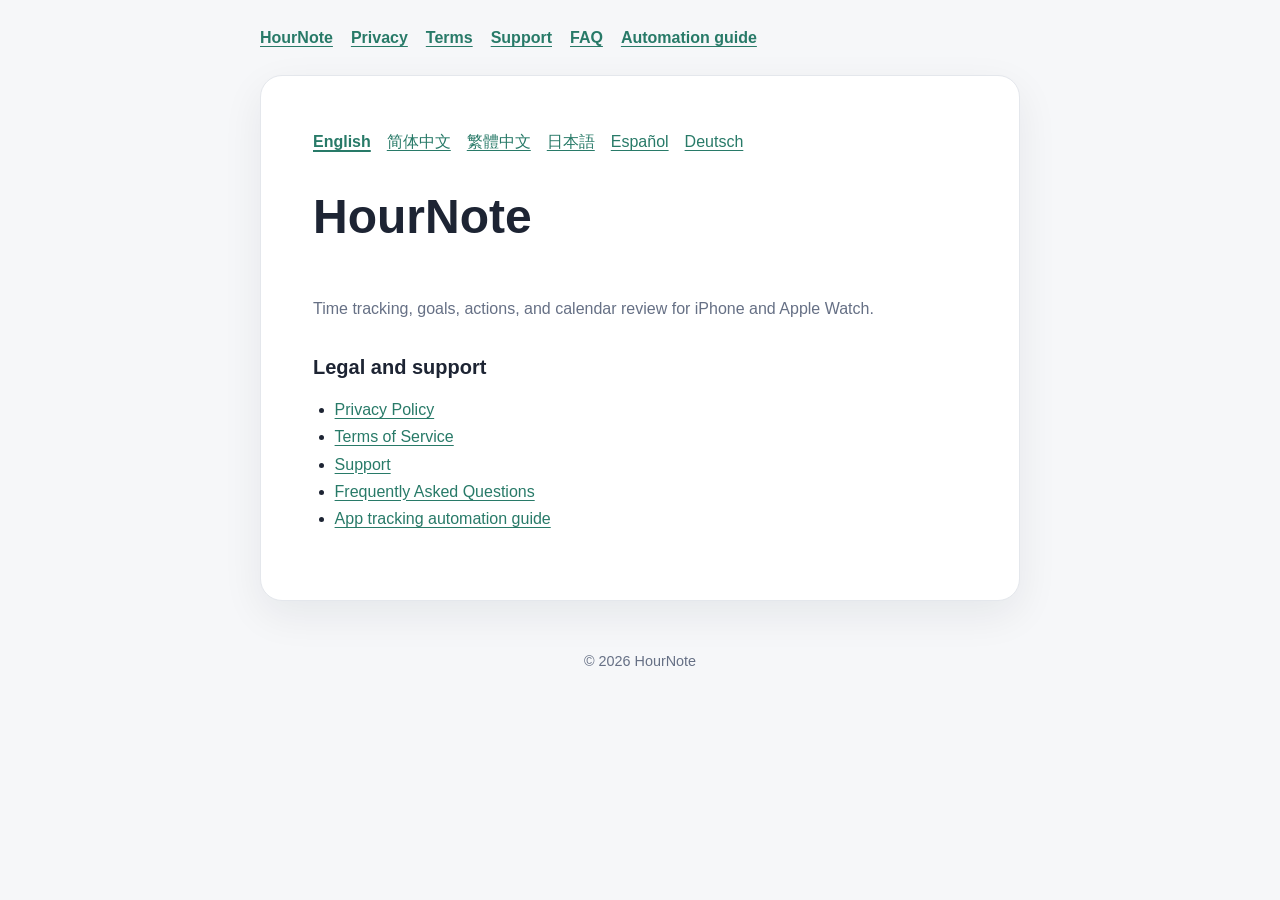
<file: site/index.html>
<!doctype html>
<html lang="en">
<head>
  <meta charset="utf-8">
  <meta name="viewport" content="width=device-width, initial-scale=1">
  <meta name="description" content="Official legal and support pages for HourNote.">
  <title>HourNote</title>
  <link rel="stylesheet" href="assets/site.css">
  <script src="assets/language.js"></script>
</head>
<body>
  <nav aria-label="Main navigation">
    <a href="./">HourNote</a>
    <a href="privacy/"><span data-language-label="en">Privacy</span><span data-language-label="zh-Hans">隐私</span><span data-language-label="zh-Hant">隱私</span><span data-language-label="ja">プライバシー</span><span data-language-label="es">Privacidad</span><span data-language-label="de">Datenschutz</span></a>
    <a href="terms/"><span data-language-label="en">Terms</span><span data-language-label="zh-Hans">条款</span><span data-language-label="zh-Hant">條款</span><span data-language-label="ja">利用規約</span><span data-language-label="es">Términos</span><span data-language-label="de">Bedingungen</span></a>
    <a href="support/"><span data-language-label="en">Support</span><span data-language-label="zh-Hans">支持</span><span data-language-label="zh-Hant">支援</span><span data-language-label="ja">サポート</span><span data-language-label="es">Soporte</span><span data-language-label="de">Support</span></a>
    <a href="faq/"><span data-language-label="en">FAQ</span><span data-language-label="zh-Hans">常问问题</span><span data-language-label="zh-Hant">常問問題</span><span data-language-label="ja">よくある質問</span><span data-language-label="es">Preguntas frecuentes</span><span data-language-label="de">Häufige Fragen</span></a>
    <a href="automation/"><span data-language-label="en">Automation guide</span><span data-language-label="zh-Hans">自动化指南</span><span data-language-label="zh-Hant">自動化指南</span><span data-language-label="ja">オートメーションガイド</span><span data-language-label="es">Guía de automatización</span><span data-language-label="de">Automationsanleitung</span></a>
  </nav>
  <main>
    <article>
      <div class="language-links"><a href="?lang=en" data-language-link="en">English</a><a href="?lang=zh-Hans" data-language-link="zh-Hans">简体中文</a><a href="?lang=zh-Hant" data-language-link="zh-Hant">繁體中文</a><a href="?lang=ja" data-language-link="ja">日本語</a><a href="?lang=es" data-language-link="es">Español</a><a href="?lang=de" data-language-link="de">Deutsch</a></div>
      <section lang="en" data-language-section="en">
        <h1>HourNote</h1>
        <p class="meta">Time tracking, goals, actions, and calendar review for iPhone and Apple Watch.</p>
        <h2>Legal and support</h2>
        <ul>
          <li><a href="privacy/?lang=en">Privacy Policy</a></li>
          <li><a href="terms/?lang=en">Terms of Service</a></li>
          <li><a href="support/?lang=en">Support</a></li>
          <li><a href="faq/?lang=en">Frequently Asked Questions</a></li>
          <li><a href="automation/?lang=en">App tracking automation guide</a></li>
        </ul>
      </section>
      <section lang="zh-Hans" data-language-section="zh-Hans">
        <h1>HourNote</h1>
        <p class="meta">适用于 iPhone 和 Apple Watch 的时间追踪、目标与行动管理和日历复盘工具。</p>
        <h2>法律与支持</h2>
        <ul>
          <li><a href="privacy/?lang=zh-Hans">隐私政策</a></li>
          <li><a href="terms/?lang=zh-Hans">服务条款</a></li>
          <li><a href="support/?lang=zh-Hans">支持</a></li>
          <li><a href="faq/?lang=zh-Hans">常问问题</a></li>
          <li><a href="automation/?lang=zh-Hans">App 自动追踪设置指南</a></li>
        </ul>
      </section>
      <section lang="zh-Hant" data-language-section="zh-Hant">
        <h1>HourNote</h1>
        <p class="meta">適用於 iPhone 和 Apple Watch 的時間追蹤、目標與行動管理和日曆回顧工具。</p>
        <h2>法律與支援</h2>
        <ul><li><a href="privacy/?lang=zh-Hant">隱私政策</a></li><li><a href="terms/?lang=zh-Hant">服務條款</a></li><li><a href="support/?lang=zh-Hant">支援</a></li><li><a href="faq/?lang=zh-Hant">常問問題</a></li><li><a href="automation/?lang=zh-Hant">App 自動追蹤設定指南</a></li></ul>
      </section>
      <section lang="ja" data-language-section="ja">
        <h1>HourNote</h1>
        <p class="meta">iPhoneとApple Watch向けの時間記録、目標・アクション管理、カレンダー振り返りツールです。</p>
        <h2>法的情報とサポート</h2>
        <ul><li><a href="privacy/?lang=ja">プライバシーポリシー</a></li><li><a href="terms/?lang=ja">利用規約</a></li><li><a href="support/?lang=ja">サポート</a></li><li><a href="faq/?lang=ja">よくある質問</a></li><li><a href="automation/?lang=ja">App使用記録のオートメーションガイド</a></li></ul>
      </section>
      <section lang="es" data-language-section="es">
        <h1>HourNote</h1>
        <p class="meta">Registro del tiempo, gestión de objetivos y acciones y revisión del calendario para iPhone y Apple Watch.</p>
        <h2>Información legal y soporte</h2>
        <ul><li><a href="privacy/?lang=es">Política de privacidad</a></li><li><a href="terms/?lang=es">Términos del servicio</a></li><li><a href="support/?lang=es">Soporte</a></li><li><a href="faq/?lang=es">Preguntas frecuentes</a></li><li><a href="automation/?lang=es">Guía de automatización del seguimiento de apps</a></li></ul>
      </section>
      <section lang="de" data-language-section="de">
        <h1>HourNote</h1>
        <p class="meta">Zeiterfassung, Ziele, Aktionen und Kalenderauswertung für iPhone und Apple Watch.</p>
        <h2>Rechtliches und Support</h2>
        <ul><li><a href="privacy/?lang=de">Datenschutzrichtlinie</a></li><li><a href="terms/?lang=de">Nutzungsbedingungen</a></li><li><a href="support/?lang=de">Support</a></li><li><a href="faq/?lang=de">Häufig gestellte Fragen</a></li><li><a href="automation/?lang=de">Anleitung zur automatischen App-Erfassung</a></li></ul>
      </section>
    </article>
  </main>
  <footer>© 2026 HourNote</footer>
</body>
</html>
</file>
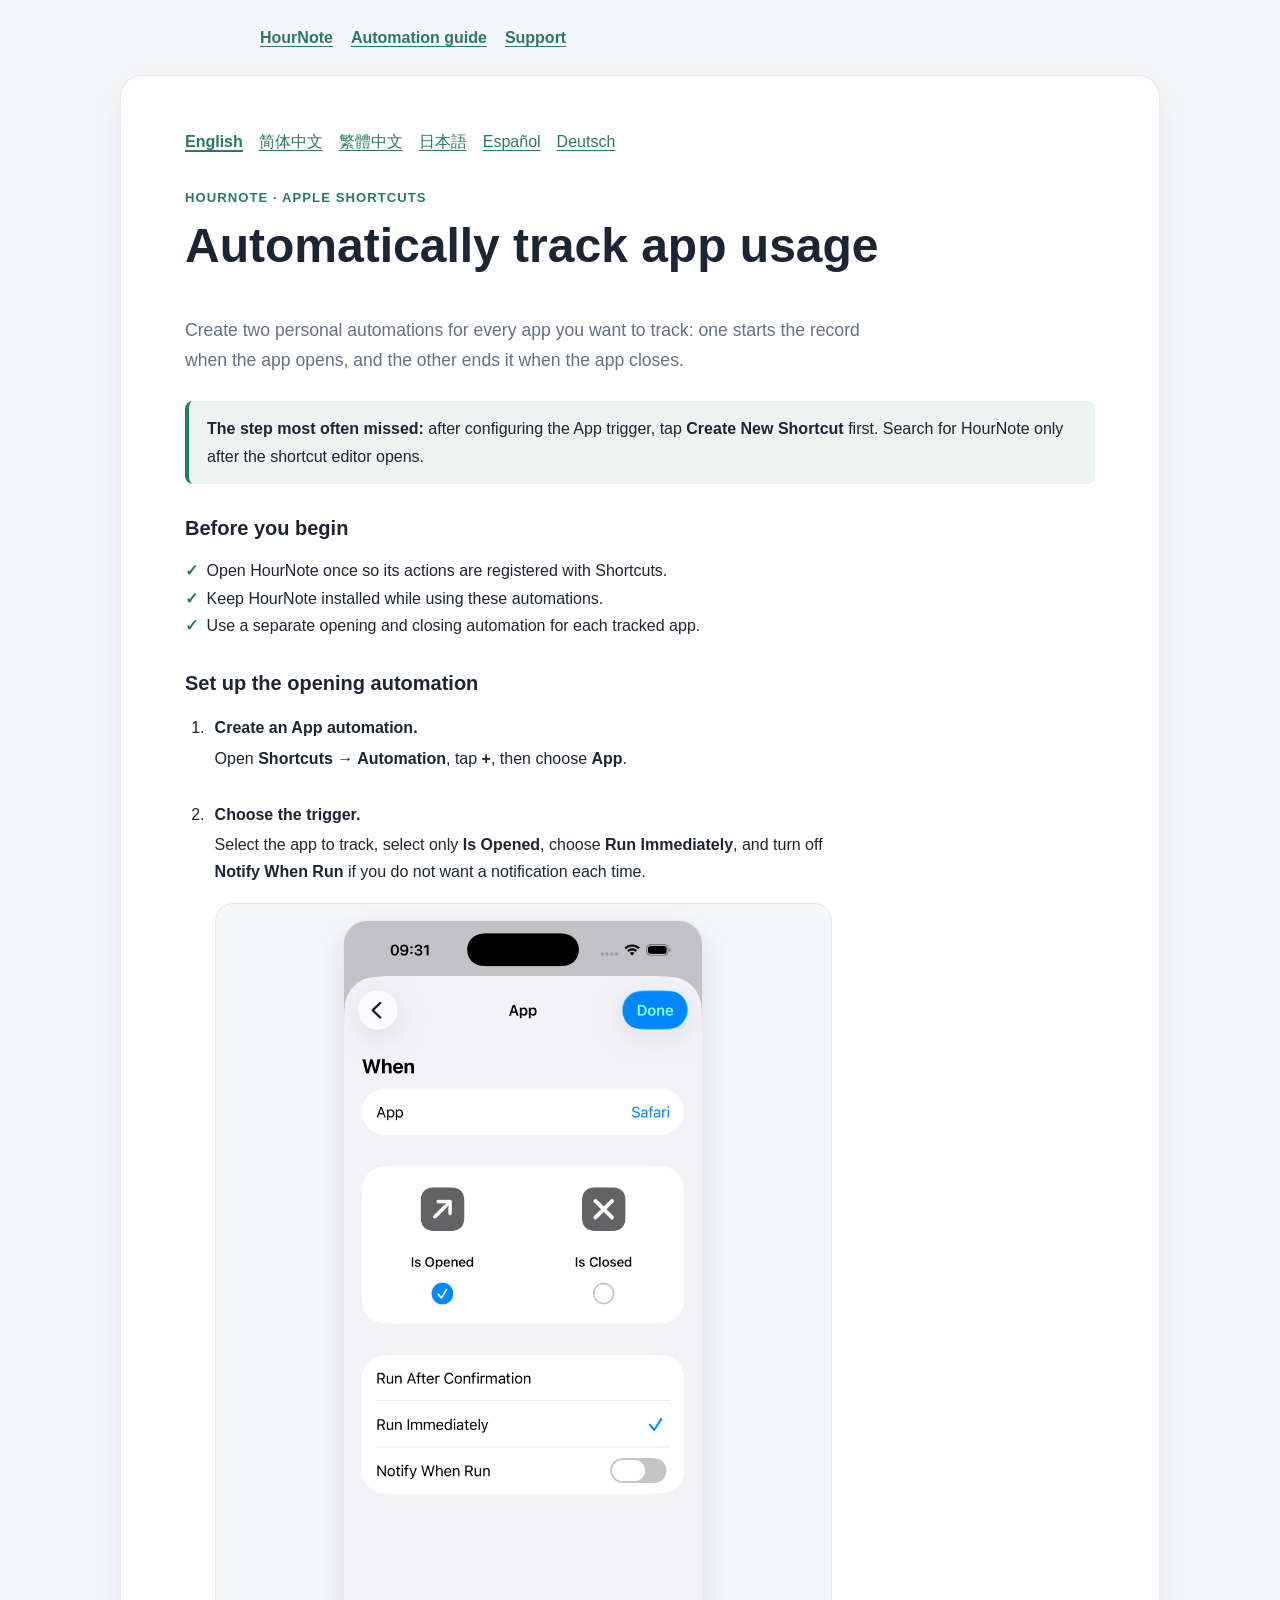
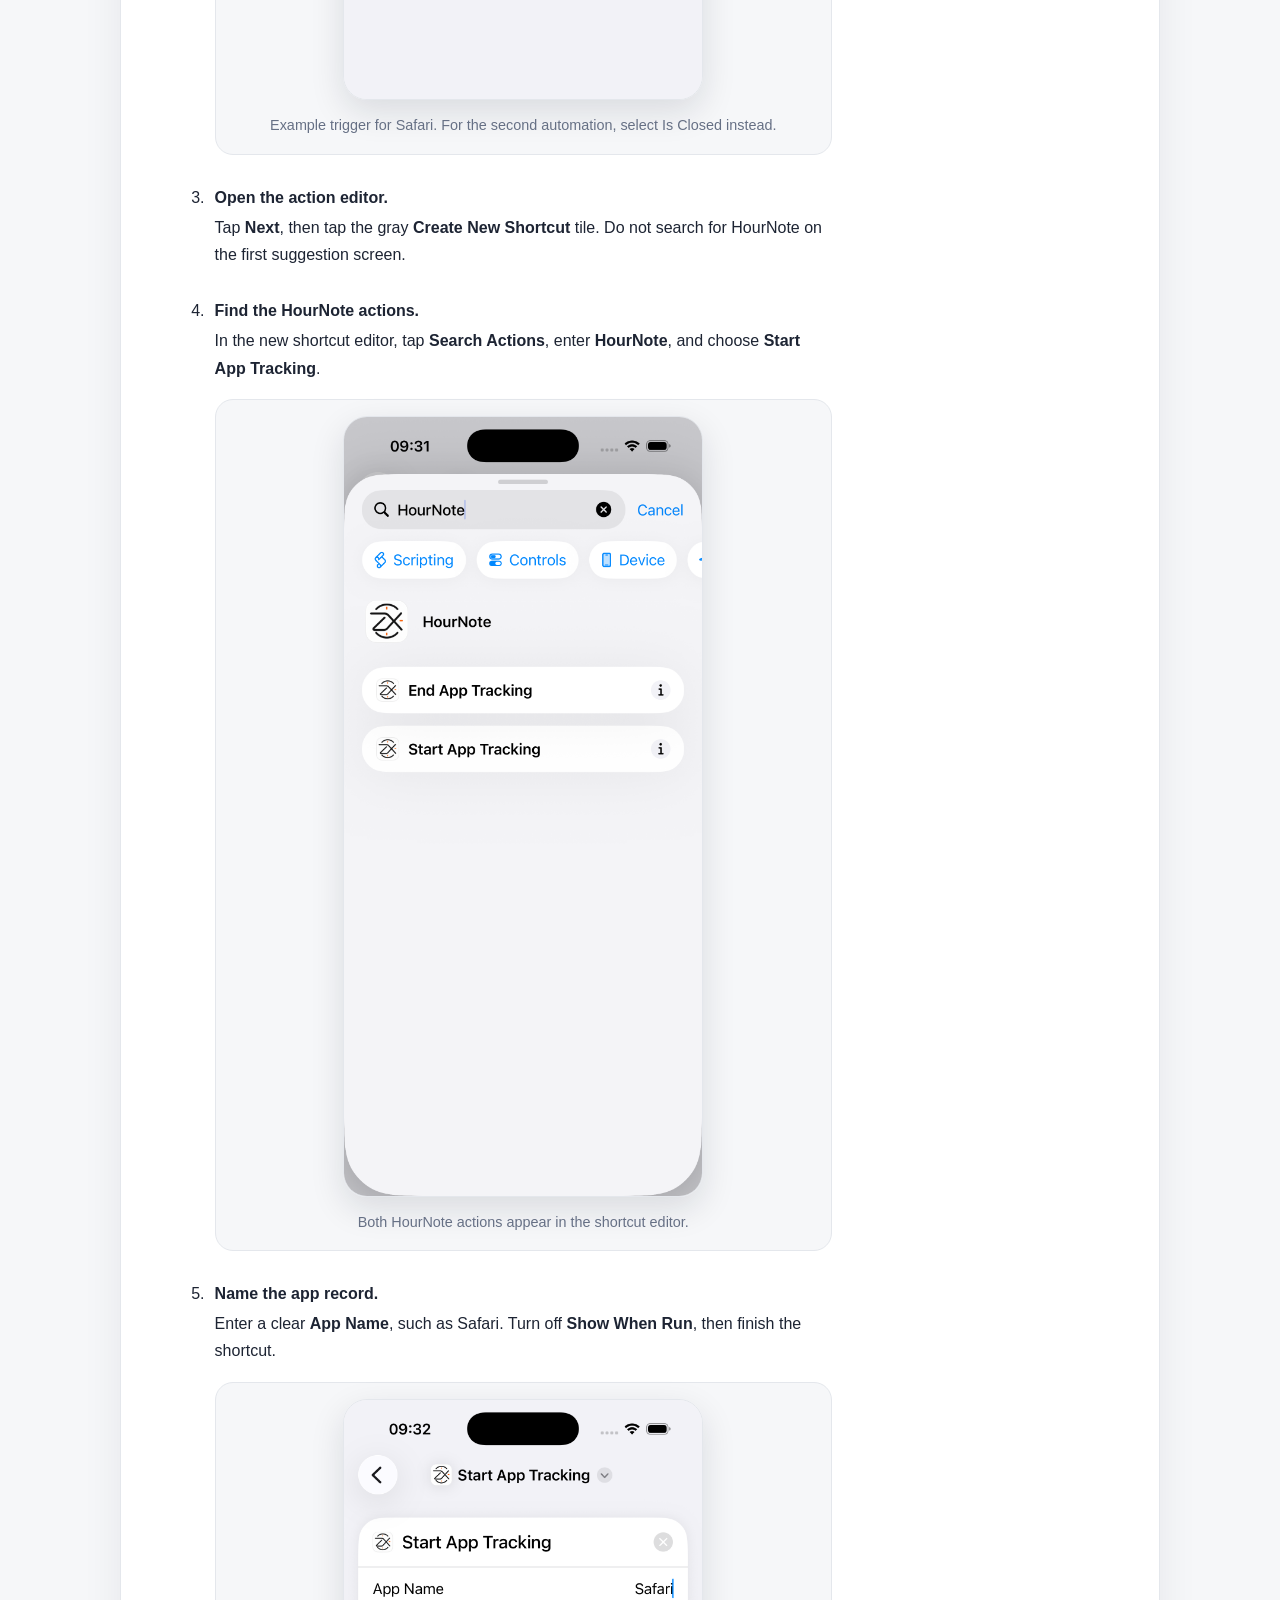
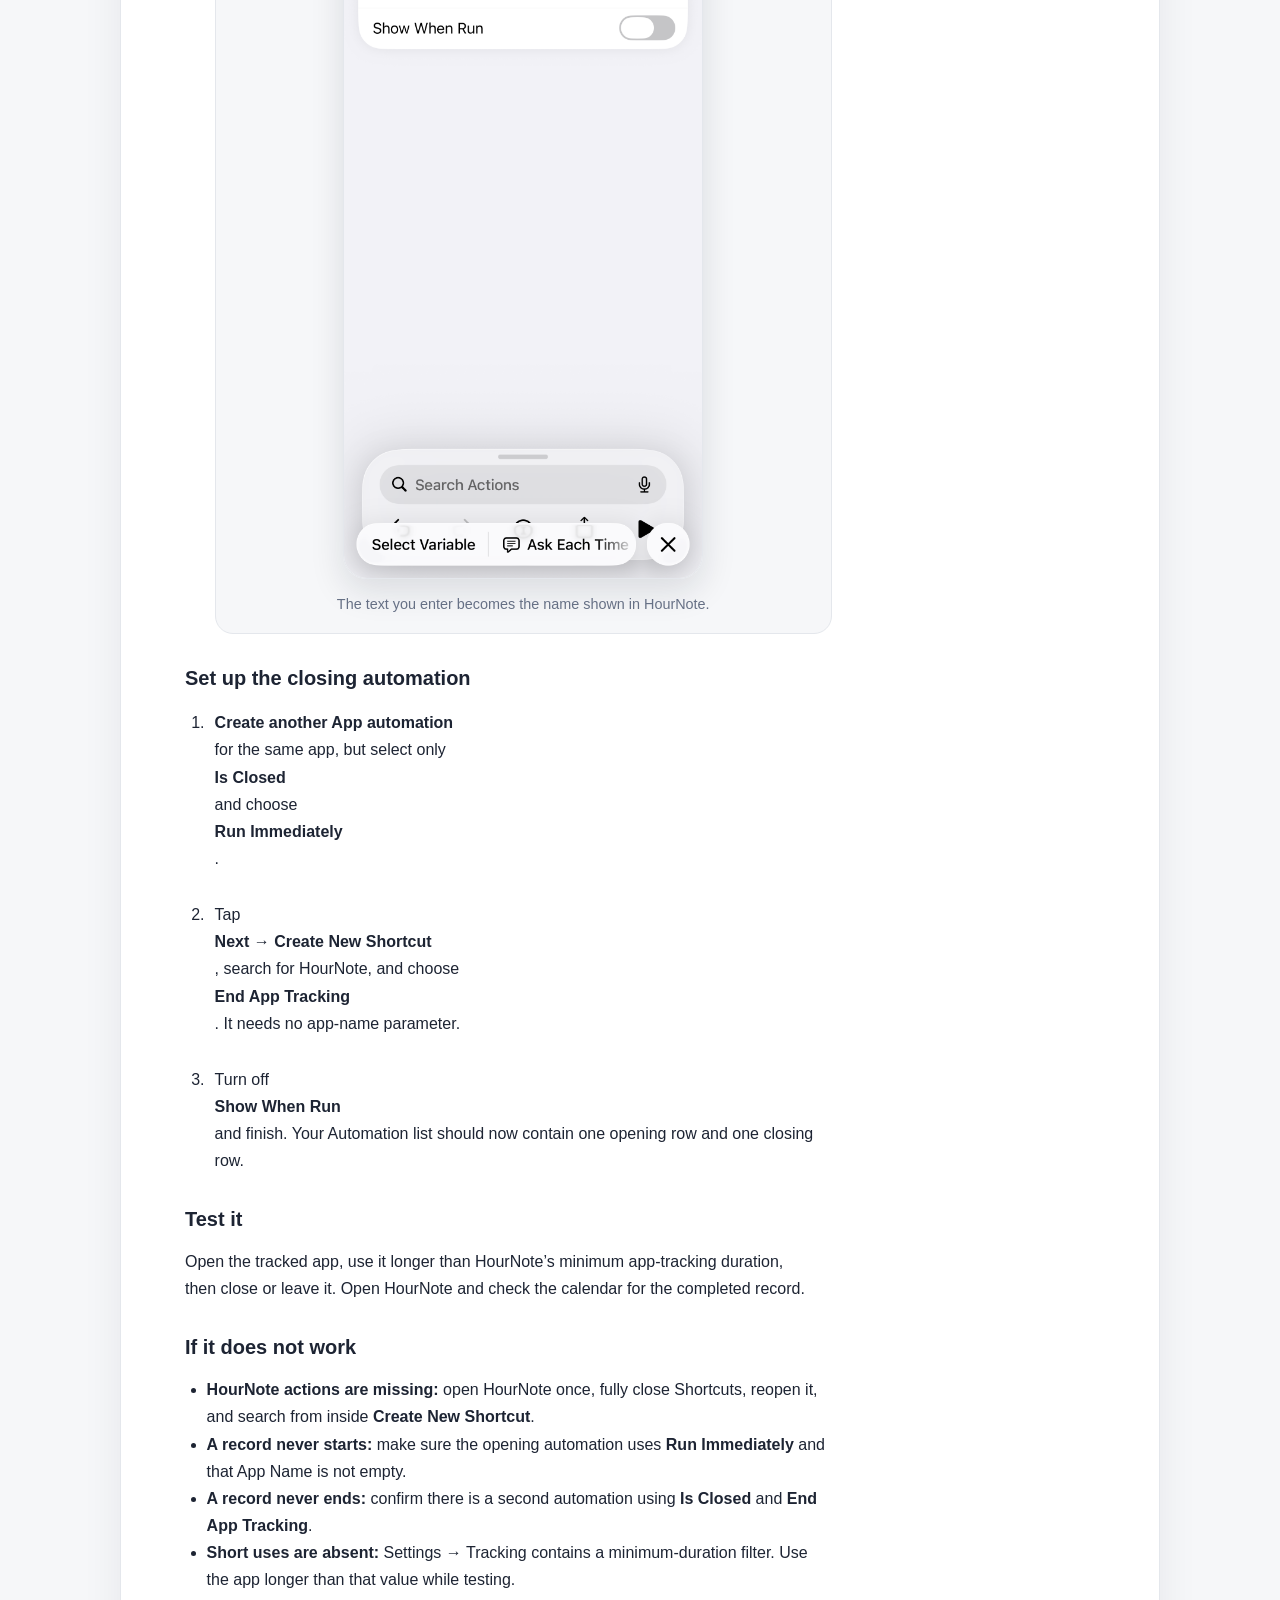
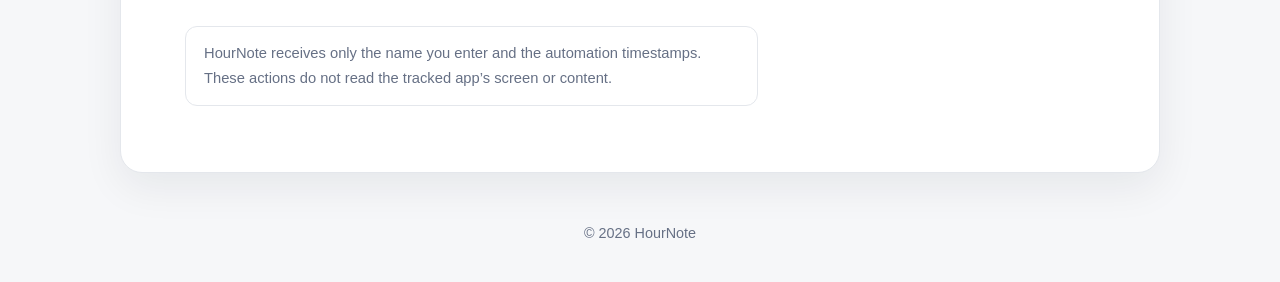
<file: site/automation/index.html>
<!doctype html>
<html lang="en">
<head>
  <meta charset="utf-8">
  <meta name="viewport" content="width=device-width, initial-scale=1">
  <meta name="description" content="Illustrated setup guide for HourNote app tracking automations in Apple Shortcuts.">
  <title>App tracking automation — HourNote</title>
  <link rel="stylesheet" href="../assets/site.css">
  <script src="../assets/language.js"></script>
</head>
<body>
  <nav aria-label="Main navigation">
    <a href="../">HourNote</a>
    <a href="../automation/"><span data-language-label="en">Automation guide</span><span data-language-label="zh-Hans">自动化指南</span><span data-language-label="zh-Hant">自動化指南</span><span data-language-label="ja">オートメーションガイド</span><span data-language-label="es">Guía de automatización</span><span data-language-label="de">Automationsanleitung</span></a>
    <a href="../support/"><span data-language-label="en">Support</span><span data-language-label="zh-Hans">支持</span><span data-language-label="zh-Hant">支援</span><span data-language-label="ja">サポート</span><span data-language-label="es">Soporte</span><span data-language-label="de">Support</span></a>
  </nav>
  <main class="guide-main">
    <article class="guide-article">
      <div class="language-links"><a href="?lang=en" data-language-link="en">English</a><a href="?lang=zh-Hans" data-language-link="zh-Hans">简体中文</a><a href="?lang=zh-Hant" data-language-link="zh-Hant">繁體中文</a><a href="?lang=ja" data-language-link="ja">日本語</a><a href="?lang=es" data-language-link="es">Español</a><a href="?lang=de" data-language-link="de">Deutsch</a></div>

      <section lang="en" data-language-section="en">
        <p class="guide-kicker">HourNote · Apple Shortcuts</p>
        <h1>Automatically track app usage</h1>
        <p class="guide-lede">Create two personal automations for every app you want to track: one starts the record when the app opens, and the other ends it when the app closes.</p>
        <div class="notice"><strong>The step most often missed:</strong> after configuring the App trigger, tap <strong>Create New Shortcut</strong> first. Search for HourNote only after the shortcut editor opens.</div>
        <h2>Before you begin</h2>
        <ul class="checklist"><li>Open HourNote once so its actions are registered with Shortcuts.</li><li>Keep HourNote installed while using these automations.</li><li>Use a separate opening and closing automation for each tracked app.</li></ul>
        <h2>Set up the opening automation</h2>
        <ol class="guide-steps">
          <li><strong>Create an App automation.</strong><span>Open <strong>Shortcuts → Automation</strong>, tap <strong>+</strong>, then choose <strong>App</strong>.</span></li>
          <li><strong>Choose the trigger.</strong><span>Select the app to track, select only <strong>Is Opened</strong>, choose <strong>Run Immediately</strong>, and turn off <strong>Notify When Run</strong> if you do not want a notification each time.</span><figure><img loading="lazy" decoding="async" src="../assets/automation/en/app-trigger.png" alt="English App automation trigger with Safari selected, Is Opened and Run Immediately enabled"><figcaption>Example trigger for Safari. For the second automation, select Is Closed instead.</figcaption></figure></li>
          <li><strong>Open the action editor.</strong><span>Tap <strong>Next</strong>, then tap the gray <strong>Create New Shortcut</strong> tile. Do not search for HourNote on the first suggestion screen.</span></li>
          <li><strong>Find the HourNote actions.</strong><span>In the new shortcut editor, tap <strong>Search Actions</strong>, enter <strong>HourNote</strong>, and choose <strong>Start App Tracking</strong>.</span><figure><img loading="lazy" decoding="async" src="../assets/automation/en/hournote-actions.png" alt="English Shortcuts search showing End App Tracking and Start App Tracking"><figcaption>Both HourNote actions appear in the shortcut editor.</figcaption></figure></li>
          <li><strong>Name the app record.</strong><span>Enter a clear <strong>App Name</strong>, such as Safari. Turn off <strong>Show When Run</strong>, then finish the shortcut.</span><figure><img loading="lazy" decoding="async" src="../assets/automation/en/start-action.png" alt="English Start App Tracking action with Safari entered and Show When Run disabled"><figcaption>The text you enter becomes the name shown in HourNote.</figcaption></figure></li>
        </ol>
        <h2>Set up the closing automation</h2>
        <ol class="guide-steps"><li><strong>Create another App automation</strong> for the same app, but select only <strong>Is Closed</strong> and choose <strong>Run Immediately</strong>.</li><li>Tap <strong>Next → Create New Shortcut</strong>, search for HourNote, and choose <strong>End App Tracking</strong>. It needs no app-name parameter.</li><li>Turn off <strong>Show When Run</strong> and finish. Your Automation list should now contain one opening row and one closing row.</li></ol>
        <h2>Test it</h2>
        <p>Open the tracked app, use it longer than HourNote’s minimum app-tracking duration, then close or leave it. Open HourNote and check the calendar for the completed record.</p>
        <h2>If it does not work</h2>
        <ul><li><strong>HourNote actions are missing:</strong> open HourNote once, fully close Shortcuts, reopen it, and search from inside <strong>Create New Shortcut</strong>.</li><li><strong>A record never starts:</strong> make sure the opening automation uses <strong>Run Immediately</strong> and that App Name is not empty.</li><li><strong>A record never ends:</strong> confirm there is a second automation using <strong>Is Closed</strong> and <strong>End App Tracking</strong>.</li><li><strong>Short uses are absent:</strong> Settings → Tracking contains a minimum-duration filter. Use the app longer than that value while testing.</li></ul>
        <p class="privacy-note">HourNote receives only the name you enter and the automation timestamps. These actions do not read the tracked app’s screen or content.</p>
      </section>

      <section lang="zh-Hans" data-language-section="zh-Hans">
        <p class="guide-kicker">HourNote · Apple 快捷指令</p>
        <h1>自动追踪 App 使用时间</h1>
        <p class="guide-lede">每个要追踪的 App 都需要两条个人自动化：打开 App 时开始记录，关闭 App 时结束记录。</p>
        <div class="notice"><strong>最容易漏掉的关键步骤：</strong>配置 App 触发条件后，必须先点<strong>“新建快捷指令”</strong>，进入编辑器以后再搜索 HourNote。</div>
        <h2>开始前</h2>
        <ul class="checklist"><li>先打开一次 HourNote，让系统向“快捷指令”注册动作。</li><li>使用自动化期间不要卸载 HourNote。</li><li>每个 App 的“打开”和“关闭”必须分别建立两条自动化。</li></ul>
        <h2>设置“打开 App”自动化</h2>
        <ol class="guide-steps">
          <li><strong>新建 App 自动化。</strong><span>打开<strong>快捷指令 → 自动化</strong>，点右上角 <strong>+</strong>，选择 <strong>App</strong>。</span></li>
          <li><strong>选择触发条件。</strong><span>选中要追踪的 App，只勾选<strong>“已打开”</strong>，选择<strong>“立即运行”</strong>；不想每次弹通知时，关闭<strong>“运行时通知”</strong>。</span><figure><img loading="lazy" decoding="async" src="../assets/automation/zh-Hans/app-trigger.png" alt="简体中文 App 自动化触发条件，已选择 Safari、已打开和立即运行"><figcaption>以 Safari 为例；第二条自动化要改选“已关闭”。</figcaption></figure></li>
          <li><strong>进入动作编辑器。</strong><span>点<strong>“下一步”</strong>，然后点灰色的<strong>“新建快捷指令”</strong>卡片。不要在最初的建议页面直接搜索 HourNote。</span></li>
          <li><strong>找到 HourNote 动作。</strong><span>进入新的快捷指令编辑器后，点<strong>“搜索操作”</strong>，输入 <strong>HourNote</strong>，选择<strong>“开始 App 追踪”</strong>。</span><figure><img loading="lazy" decoding="async" src="../assets/automation/zh-Hans/hournote-actions.png" alt="简体中文快捷指令搜索结果，显示结束 App 追踪和开始 App 追踪"><figcaption>正确进入编辑器后会看到 HourNote 的两个动作。</figcaption></figure></li>
          <li><strong>填写记录名称。</strong><span>在<strong>“App 名称”</strong>中填写清晰名称，例如 Safari。关闭<strong>“运行时显示”</strong>，然后完成快捷指令。</span><figure><img loading="lazy" decoding="async" src="../assets/automation/zh-Hans/start-action.png" alt="简体中文开始 App 追踪动作，已填写 Safari 并关闭运行时显示"><figcaption>这里填写的文字会成为 HourNote 中显示的记录名称。</figcaption></figure></li>
        </ol>
        <h2>设置“关闭 App”自动化</h2>
        <ol class="guide-steps"><li>为同一个 App 再建一条 App 自动化，这次只勾选<strong>“已关闭”</strong>，并选择<strong>“立即运行”</strong>。</li><li>点<strong>“下一步 → 新建快捷指令”</strong>，搜索 HourNote，选择<strong>“结束 App 追踪”</strong>。这个动作不需要填写 App 名称。</li><li>关闭<strong>“运行时显示”</strong>并完成。自动化列表中应该同时出现一条“打开”和一条“关闭”。</li></ol>
        <h2>测试是否成功</h2>
        <p>打开被追踪的 App，使用时间超过 HourNote 设置中的最短 App 追踪时长，然后关闭或离开该 App。再打开 HourNote，在日历中检查是否生成了完整记录。</p>
        <h2>仍然无法使用</h2>
        <ul><li><strong>搜不到 HourNote 动作：</strong>先打开一次 HourNote，彻底关闭“快捷指令”后重新打开，并确认是在<strong>“新建快捷指令”</strong>编辑器里搜索。</li><li><strong>记录没有开始：</strong>确认“打开”自动化是<strong>“立即运行”</strong>，且“App 名称”没有留空。</li><li><strong>记录没有结束：</strong>确认另有一条<strong>“已关闭”＋“结束 App 追踪”</strong>自动化。</li><li><strong>很短的使用没有记录：</strong>“设置 → 追踪设置”中有最短时长过滤；测试时请使用超过该时长。</li></ul>
        <p class="privacy-note">HourNote 只接收你填写的名称和自动化触发时间，不会读取被追踪 App 的屏幕或内容。</p>
      </section>

      <section lang="zh-Hant" data-language-section="zh-Hant">
        <p class="guide-kicker">HourNote · Apple 捷徑</p>
        <h1>自動追蹤 App 使用時間</h1>
        <p class="guide-lede">每個要追蹤的 App 都需要兩個個人自動化：開啟 App 時開始記錄，關閉 App 時結束記錄。</p>
        <div class="notice"><strong>最容易漏掉的關鍵步驟：</strong>設定 App 觸發條件後，必須先點<strong>「新增捷徑」</strong>，進入編輯器後才搜尋 HourNote。</div>
        <h2>開始前</h2>
        <ul class="checklist"><li>先開啟一次 HourNote，讓系統向「捷徑」註冊動作。</li><li>使用自動化期間請保留 HourNote。</li><li>每個 App 的「開啟」與「關閉」必須分別建立自動化。</li></ul>
        <h2>設定「開啟 App」自動化</h2>
        <ol class="guide-steps">
          <li><strong>新增 App 自動化。</strong><span>開啟<strong>捷徑 → 自動化</strong>，點右上角 <strong>+</strong>，選擇 <strong>App</strong>。</span></li>
          <li><strong>選擇觸發條件。</strong><span>選擇要追蹤的 App，只勾選<strong>「已開啟」</strong>，選擇<strong>「立即執行」</strong>；若不想每次顯示通知，請關閉<strong>「執行時通知」</strong>。</span><figure><img loading="lazy" decoding="async" src="../assets/automation/zh-Hant/app-trigger.png" alt="繁體中文 App 自動化觸發條件，已選擇 Safari、已開啟及立即執行"><figcaption>以 Safari 為例；第二個自動化要改選「已關閉」。</figcaption></figure></li>
          <li><strong>進入動作編輯器。</strong><span>點<strong>「下一步」</strong>，再點灰色的<strong>「新增捷徑」</strong>卡片。不要在最初的建議畫面直接搜尋 HourNote。</span></li>
          <li><strong>找到 HourNote 動作。</strong><span>在新捷徑編輯器點<strong>「搜尋動作」</strong>，輸入 <strong>HourNote</strong>，選擇<strong>「開始 App 追蹤」</strong>。</span><figure><img loading="lazy" decoding="async" src="../assets/automation/zh-Hant/hournote-actions.png" alt="繁體中文捷徑搜尋畫面，顯示 HourNote 的開始與結束追蹤動作"><figcaption>正確進入編輯器後會看到 HourNote 的兩個動作。</figcaption></figure></li>
          <li><strong>填寫記錄名稱。</strong><span>在<strong>「App 名稱」</strong>輸入清楚的名稱，例如 Safari。關閉<strong>「執行時顯示」</strong>，再完成捷徑。</span><figure><img loading="lazy" decoding="async" src="../assets/automation/zh-Hant/start-action.png" alt="繁體中文開始 App 追蹤動作，已填寫 Safari 並關閉執行時顯示"><figcaption>這裡輸入的文字會成為 HourNote 中顯示的記錄名稱。</figcaption></figure></li>
        </ol>
        <h2>設定「關閉 App」自動化</h2>
        <ol class="guide-steps"><li>為同一個 App 再建一個 App 自動化，這次只勾選<strong>「已關閉」</strong>，並選擇<strong>「立即執行」</strong>。</li><li>點<strong>「下一步 → 新增捷徑」</strong>，搜尋 HourNote，選擇<strong>「結束 App 追蹤」</strong>；這個動作不需要 App 名稱。</li><li>關閉<strong>「執行時顯示」</strong>並完成。自動化列表中應同時有一個「開啟」和一個「關閉」。</li></ol>
        <h2>測試是否成功</h2>
        <p>開啟被追蹤的 App，使用時間超過 HourNote 設定中的最短 App 追蹤時間，然後關閉或離開該 App。回到 HourNote，在日曆檢查完整記錄。</p>
        <h2>仍然無法使用</h2>
        <ul><li><strong>找不到 HourNote 動作：</strong>先開啟一次 HourNote，完全關閉「捷徑」後重新開啟，並在<strong>「新增捷徑」</strong>編輯器中搜尋。</li><li><strong>記錄沒有開始：</strong>確認「開啟」自動化使用<strong>「立即執行」</strong>，且「App 名稱」不是空白。</li><li><strong>記錄沒有結束：</strong>確認另有一個<strong>「已關閉」＋「結束 App 追蹤」</strong>自動化。</li><li><strong>很短的使用沒有記錄：</strong>「設定 → 追蹤設定」有最短時間過濾；測試時請使用超過該時間。</li></ul>
        <p class="privacy-note">HourNote 只會收到你輸入的名稱與自動化觸發時間，不會讀取被追蹤 App 的畫面或內容。</p>
      </section>

      <section lang="ja" data-language-section="ja">
        <p class="guide-kicker">HourNote · Appleショートカット</p>
        <h1>Appの使用時間を自動で記録する</h1>
        <p class="guide-lede">記録するAppごとに、Appを開いたときに記録を開始するオートメーションと、閉じたときに終了するオートメーションの2つを作成します。</p>
        <div class="notice"><strong>最も見落としやすい手順：</strong>Appの条件を設定したら、先に<strong>「新規ショートカット」</strong>をタップしてください。HourNoteはショートカット編集画面で検索します。</div>
        <h2>始める前に</h2>
        <ul class="checklist"><li>HourNoteを一度開き、アクションをショートカットに登録します。</li><li>オートメーションを使用する間はHourNoteを削除しないでください。</li><li>各Appに「開く」と「閉じる」の2つのオートメーションが必要です。</li></ul>
        <h2>「Appを開く」オートメーション</h2>
        <ol class="guide-steps">
          <li><strong>Appオートメーションを作成します。</strong><span><strong>ショートカット → オートメーション</strong>を開き、右上の<strong>＋</strong>、<strong>App</strong>の順にタップします。</span></li>
          <li><strong>条件を選びます。</strong><span>記録するAppを選び、<strong>「開いている」</strong>だけを選択して<strong>「すぐに実行」</strong>を選びます。毎回の通知が不要なら<strong>「実行時に通知」</strong>をオフにします。</span><figure><img loading="lazy" decoding="async" src="../assets/automation/ja/app-trigger.png" alt="日本語のAppオートメーション条件。Safari、開いている、すぐに実行が選択されている"><figcaption>Safariの例です。2つ目のオートメーションでは「閉じている」を選びます。</figcaption></figure></li>
          <li><strong>アクション編集画面を開きます。</strong><span><strong>「次へ」</strong>をタップし、灰色の<strong>「新規ショートカット」</strong>タイルをタップします。最初の候補画面ではHourNoteを検索しません。</span></li>
          <li><strong>HourNoteのアクションを探します。</strong><span>新しいショートカットで<strong>「アクションを検索」</strong>をタップし、<strong>HourNote</strong>と入力して<strong>「Appの使用記録を開始」</strong>を選びます。</span><figure><img loading="lazy" decoding="async" src="../assets/automation/ja/hournote-actions.png" alt="日本語のショートカットでHourNoteの開始と終了アクションを検索した画面"><figcaption>ショートカット編集画面ではHourNoteの2つのアクションが表示されます。</figcaption></figure></li>
          <li><strong>記録名を入力します。</strong><span><strong>「App名」</strong>にSafariなどの分かりやすい名前を入力し、<strong>「実行時に表示」</strong>をオフにして完了します。</span><figure><img loading="lazy" decoding="async" src="../assets/automation/ja/start-action.png" alt="日本語のApp使用記録開始アクション。Safariを入力し実行時に表示をオフにしている"><figcaption>入力した文字がHourNote内の記録名になります。</figcaption></figure></li>
        </ol>
        <h2>「Appを閉じる」オートメーション</h2>
        <ol class="guide-steps"><li>同じAppでもう1つ作成し、今度は<strong>「閉じている」</strong>だけと<strong>「すぐに実行」</strong>を選びます。</li><li><strong>「次へ → 新規ショートカット」</strong>を開き、HourNoteを検索して<strong>「Appの使用記録を終了」</strong>を選びます。App名の入力は不要です。</li><li><strong>「実行時に表示」</strong>をオフにして完了します。オートメーション一覧に「開く」と「閉じる」の2行があれば正しく設定されています。</li></ol>
        <h2>テスト</h2><p>対象のAppを開き、HourNoteで設定した最短記録時間より長く使用してから閉じるか別のAppへ移動します。HourNoteのカレンダーで完了した記録を確認します。</p>
        <h2>動作しない場合</h2><ul><li><strong>HourNoteが見つからない：</strong>HourNoteを一度開き、ショートカットAppを完全に終了して再度開き、<strong>「新規ショートカット」</strong>内で検索します。</li><li><strong>開始されない：</strong>「開く」側が<strong>「すぐに実行」</strong>で、App名が空欄でないことを確認します。</li><li><strong>終了されない：</strong><strong>「閉じている」＋「Appの使用記録を終了」</strong>の別のオートメーションを確認します。</li><li><strong>短い利用が記録されない：</strong>「設定 → トラッキング設定」の最短時間より長く使用してテストします。</li></ul>
        <p class="privacy-note">HourNoteが受け取るのは、入力した名前とオートメーションの時刻だけです。対象Appの画面や内容は読み取りません。</p>
      </section>

      <section lang="es" data-language-section="es">
        <p class="guide-kicker">HourNote · Atajos de Apple</p>
        <h1>Registrar automáticamente el uso de apps</h1>
        <p class="guide-lede">Crea dos automatizaciones personales por cada app: una inicia el registro al abrirla y la otra lo termina al cerrarla.</p>
        <div class="notice"><strong>El paso que más se omite:</strong> después de configurar la condición App, pulsa primero <strong>Nuevo atajo</strong>. Busca HourNote solo cuando se abra el editor del atajo.</div>
        <h2>Antes de empezar</h2><ul class="checklist"><li>Abre HourNote una vez para registrar sus acciones en Atajos.</li><li>Mantén HourNote instalado mientras uses las automatizaciones.</li><li>Cada app necesita una automatización de apertura y otra de cierre.</li></ul>
        <h2>Automatización al abrir la app</h2>
        <ol class="guide-steps">
          <li><strong>Crea una automatización App.</strong><span>Abre <strong>Atajos → Automatización</strong>, toca <strong>+</strong> y elige <strong>App</strong>.</span></li>
          <li><strong>Elige la condición.</strong><span>Selecciona la app, marca solo <strong>Se abre</strong>, elige <strong>Ejecutar inmediatamente</strong> y desactiva <strong>Notificar cuando se ejecute</strong> si no quieres avisos.</span><figure><img loading="lazy" decoding="async" src="../assets/automation/es/app-trigger.png" alt="Condición de automatización App en español con Safari, Se abre y Ejecutar inmediatamente"><figcaption>Ejemplo con Safari. En la segunda automatización selecciona Se cierra.</figcaption></figure></li>
          <li><strong>Abre el editor de acciones.</strong><span>Toca <strong>Siguiente</strong> y después el mosaico gris <strong>Nuevo atajo</strong>. No busques HourNote en la primera pantalla de sugerencias.</span></li>
          <li><strong>Busca las acciones de HourNote.</strong><span>En el editor, toca <strong>Buscar acciones</strong>, escribe <strong>HourNote</strong> y elige <strong>Iniciar seguimiento de app</strong>.</span><figure><img loading="lazy" decoding="async" src="../assets/automation/es/hournote-actions.png" alt="Búsqueda en Atajos en español con las acciones de inicio y fin de HourNote"><figcaption>Las dos acciones de HourNote aparecen dentro del editor.</figcaption></figure></li>
          <li><strong>Escribe el nombre del registro.</strong><span>Introduce un <strong>Nombre de la app</strong> claro, por ejemplo Safari. Desactiva <strong>Mostrar al ejecutar</strong> y finaliza el atajo.</span><figure><img loading="lazy" decoding="async" src="../assets/automation/es/start-action.png" alt="Acción Iniciar seguimiento de app en español con Safari y Mostrar al ejecutar desactivado"><figcaption>El texto introducido será el nombre que se muestre en HourNote.</figcaption></figure></li>
        </ol>
        <h2>Automatización al cerrar la app</h2><ol class="guide-steps"><li>Crea otra automatización para la misma app, marca solo <strong>Se cierra</strong> y elige <strong>Ejecutar inmediatamente</strong>.</li><li>Toca <strong>Siguiente → Nuevo atajo</strong>, busca HourNote y elige <strong>Finalizar seguimiento de app</strong>. No requiere el nombre de la app.</li><li>Desactiva <strong>Mostrar al ejecutar</strong> y termina. La lista debe contener una fila de apertura y otra de cierre.</li></ol>
        <h2>Prueba</h2><p>Abre la app, úsala durante más tiempo que la duración mínima configurada en HourNote y ciérrala o sal de ella. Comprueba el registro completo en el calendario de HourNote.</p>
        <h2>Si no funciona</h2><ul><li><strong>No aparecen las acciones:</strong> abre HourNote una vez, cierra Atajos por completo, vuelve a abrirlo y busca dentro de <strong>Nuevo atajo</strong>.</li><li><strong>El registro no empieza:</strong> confirma que la automatización de apertura usa <strong>Ejecutar inmediatamente</strong> y que el nombre no está vacío.</li><li><strong>El registro no termina:</strong> confirma que existe otra automatización con <strong>Se cierra</strong> y <strong>Finalizar seguimiento de app</strong>.</li><li><strong>No aparecen usos breves:</strong> prueba durante más tiempo que el mínimo de Ajustes → Seguimiento.</li></ul>
        <p class="privacy-note">HourNote solo recibe el nombre que introduces y las horas de las automatizaciones. No lee la pantalla ni el contenido de la app seguida.</p>
      </section>

      <section lang="de" data-language-section="de">
        <p class="guide-kicker">HourNote · Apple Kurzbefehle</p>
        <h1>App-Nutzung automatisch erfassen</h1>
        <p class="guide-lede">Erstelle für jede App zwei persönliche Automationen: Eine startet die Aufzeichnung beim Öffnen, die andere beendet sie beim Schließen.</p>
        <div class="notice"><strong>Der meist übersehene Schritt:</strong> Tippe nach dem App-Auslöser zuerst auf <strong>Neuer Kurzbefehl</strong>. Suche erst im geöffneten Kurzbefehl-Editor nach HourNote.</div>
        <h2>Vorbereitung</h2><ul class="checklist"><li>Öffne HourNote einmal, damit seine Aktionen in Kurzbefehle registriert werden.</li><li>Lass HourNote installiert, solange du die Automationen verwendest.</li><li>Jede App benötigt getrennte Automationen für Öffnen und Schließen.</li></ul>
        <h2>Automation beim Öffnen</h2>
        <ol class="guide-steps">
          <li><strong>App-Automation erstellen.</strong><span>Öffne <strong>Kurzbefehle → Automation</strong>, tippe auf <strong>+</strong> und wähle <strong>App</strong>.</span></li>
          <li><strong>Auslöser wählen.</strong><span>Wähle die App, aktiviere nur <strong>geöffnet wird</strong> und wähle <strong>Sofort ausführen</strong>. Deaktiviere <strong>Bei Ausführung benachrichtigen</strong>, wenn du keine Meldung möchtest.</span><figure><img loading="lazy" decoding="async" src="../assets/automation/de/app-trigger.png" alt="Deutscher App-Auslöser mit Safari, geöffnet wird und Sofort ausführen"><figcaption>Beispiel mit Safari. Für die zweite Automation wird geschlossen wird gewählt.</figcaption></figure></li>
          <li><strong>Aktionseditor öffnen.</strong><span>Tippe auf <strong>Weiter</strong> und dann auf die graue Kachel <strong>Neuer Kurzbefehl</strong>. Suche nicht bereits auf der ersten Vorschlagsseite nach HourNote.</span></li>
          <li><strong>HourNote-Aktionen finden.</strong><span>Tippe im neuen Editor auf <strong>Aktionen suchen</strong>, gib <strong>HourNote</strong> ein und wähle <strong>App-Nutzung starten</strong>.</span><figure><img loading="lazy" decoding="async" src="../assets/automation/de/hournote-actions.png" alt="Deutsche Kurzbefehle-Suche mit den HourNote-Aktionen zum Starten und Beenden"><figcaption>Im Kurzbefehl-Editor erscheinen beide HourNote-Aktionen.</figcaption></figure></li>
          <li><strong>Aufzeichnung benennen.</strong><span>Gib einen eindeutigen <strong>App-Namen</strong> ein, zum Beispiel Safari. Deaktiviere <strong>Beim Ausführen anzeigen</strong> und schließe den Kurzbefehl ab.</span><figure><img loading="lazy" decoding="async" src="../assets/automation/de/start-action.png" alt="Deutsche Aktion App-Nutzung starten mit Safari und deaktiviertem Beim Ausführen anzeigen"><figcaption>Dieser Text wird in HourNote als Name der Aufzeichnung angezeigt.</figcaption></figure></li>
        </ol>
        <h2>Automation beim Schließen</h2><ol class="guide-steps"><li>Erstelle für dieselbe App eine zweite Automation, aktiviere nur <strong>geschlossen wird</strong> und wähle <strong>Sofort ausführen</strong>.</li><li>Tippe auf <strong>Weiter → Neuer Kurzbefehl</strong>, suche HourNote und wähle <strong>App-Nutzung beenden</strong>. Dafür ist kein App-Name erforderlich.</li><li>Deaktiviere <strong>Beim Ausführen anzeigen</strong> und schließe ab. In der Liste müssen je eine Zeile für Öffnen und Schließen stehen.</li></ol>
        <h2>Test</h2><p>Öffne die App, verwende sie länger als die in HourNote eingestellte Mindestdauer und schließe oder verlasse sie. Prüfe anschließend den vollständigen Eintrag im HourNote-Kalender.</p>
        <h2>Wenn es nicht funktioniert</h2><ul><li><strong>HourNote-Aktionen fehlen:</strong> Öffne HourNote einmal, beende Kurzbefehle vollständig, öffne es erneut und suche innerhalb von <strong>Neuer Kurzbefehl</strong>.</li><li><strong>Aufzeichnung startet nicht:</strong> Prüfe <strong>Sofort ausführen</strong> und einen nicht leeren App-Namen.</li><li><strong>Aufzeichnung endet nicht:</strong> Prüfe die zweite Automation mit <strong>geschlossen wird</strong> und <strong>App-Nutzung beenden</strong>.</li><li><strong>Kurze Nutzung fehlt:</strong> Teste länger als die Mindestdauer unter Einstellungen → Tracking.</li></ul>
        <p class="privacy-note">HourNote erhält nur den eingegebenen Namen und die Zeitpunkte der Automation. Bildschirm und Inhalte der erfassten App werden nicht gelesen.</p>
      </section>
    </article>
  </main>
  <footer>© 2026 HourNote</footer>
</body>
</html>
</file>
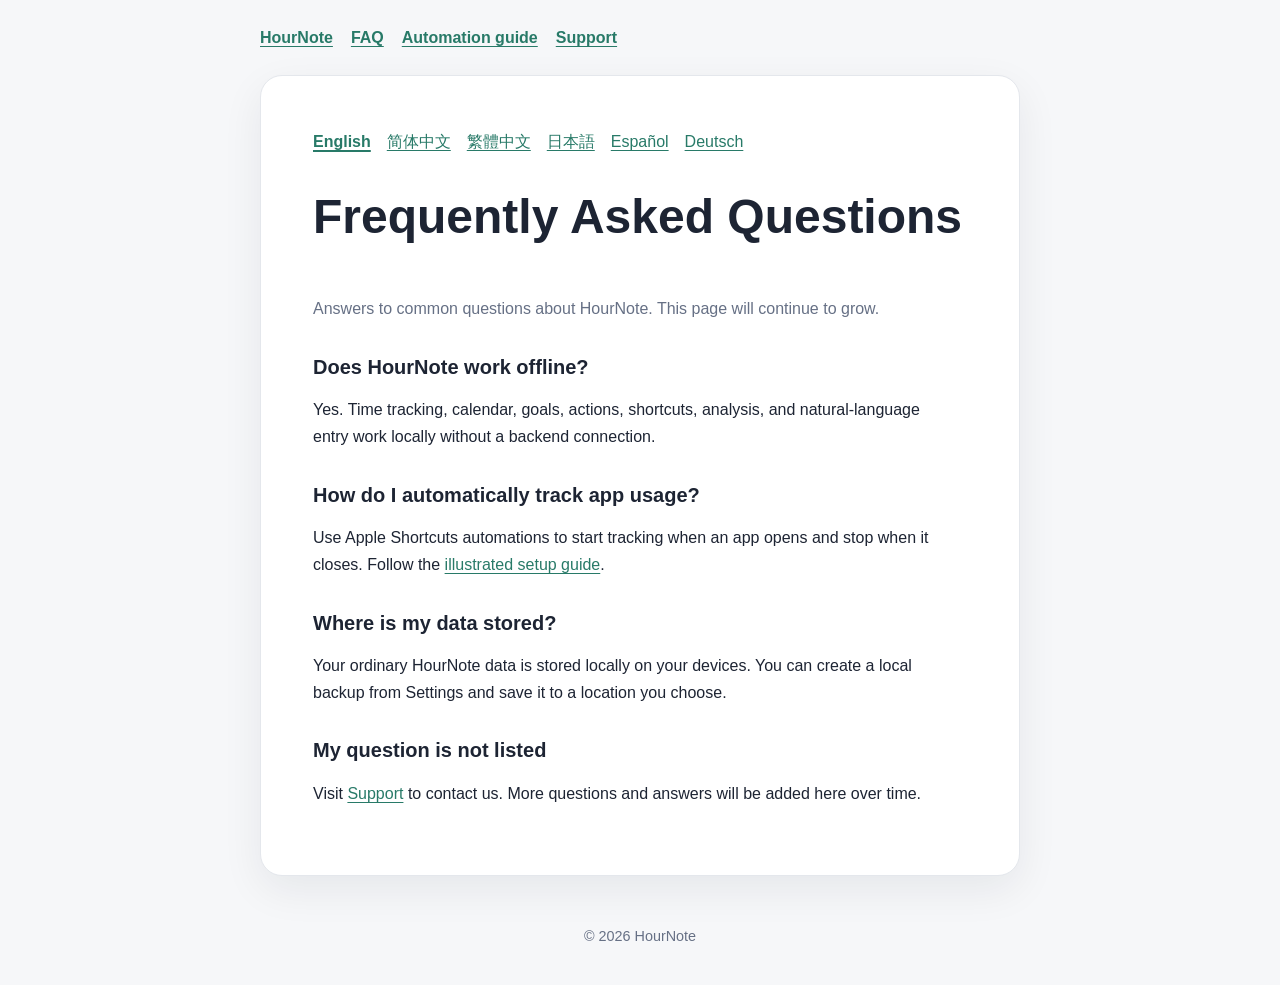
<file: site/faq/index.html>
<!doctype html>
<html lang="en">
<head>
  <meta charset="utf-8"><meta name="viewport" content="width=device-width, initial-scale=1">
  <meta name="description" content="Frequently asked questions about HourNote."><title>Frequently Asked Questions — HourNote</title>
  <link rel="stylesheet" href="../assets/site.css"><script src="../assets/language.js"></script>
</head>
<body>
  <nav aria-label="Main navigation">
    <a href="../">HourNote</a>
    <a href="../faq/"><span data-language-label="en">FAQ</span><span data-language-label="zh-Hans">常问问题</span><span data-language-label="zh-Hant">常問問題</span><span data-language-label="ja">よくある質問</span><span data-language-label="es">Preguntas frecuentes</span><span data-language-label="de">Häufige Fragen</span></a>
    <a href="../automation/"><span data-language-label="en">Automation guide</span><span data-language-label="zh-Hans">自动化指南</span><span data-language-label="zh-Hant">自動化指南</span><span data-language-label="ja">オートメーションガイド</span><span data-language-label="es">Guía de automatización</span><span data-language-label="de">Automationsanleitung</span></a>
    <a href="../support/"><span data-language-label="en">Support</span><span data-language-label="zh-Hans">支持</span><span data-language-label="zh-Hant">支援</span><span data-language-label="ja">サポート</span><span data-language-label="es">Soporte</span><span data-language-label="de">Support</span></a>
  </nav>
  <main><article>
    <div class="language-links"><a href="?lang=en" data-language-link="en">English</a><a href="?lang=zh-Hans" data-language-link="zh-Hans">简体中文</a><a href="?lang=zh-Hant" data-language-link="zh-Hant">繁體中文</a><a href="?lang=ja" data-language-link="ja">日本語</a><a href="?lang=es" data-language-link="es">Español</a><a href="?lang=de" data-language-link="de">Deutsch</a></div>

    <section lang="en" data-language-section="en"><h1>Frequently Asked Questions</h1><p class="meta">Answers to common questions about HourNote. This page will continue to grow.</p><h2>Does HourNote work offline?</h2><p>Yes. Time tracking, calendar, goals, actions, shortcuts, analysis, and natural-language entry work locally without a backend connection.</p><h2>How do I automatically track app usage?</h2><p>Use Apple Shortcuts automations to start tracking when an app opens and stop when it closes. Follow the <a href="../automation/?lang=en">illustrated setup guide</a>.</p><h2>Where is my data stored?</h2><p>Your ordinary HourNote data is stored locally on your devices. You can create a local backup from Settings and save it to a location you choose.</p><h2>My question is not listed</h2><p>Visit <a href="../support/?lang=en">Support</a> to contact us. More questions and answers will be added here over time.</p></section>
    <section lang="zh-Hans" data-language-section="zh-Hans"><h1>常问问题</h1><p class="meta">这里整理 HourNote 使用中的常见问题，后续会持续补充。</p><h2>HourNote 可以离线使用吗？</h2><p>可以。时间追踪、日历、目标、行动、快捷操作、分析和自然语言录入都可在本地使用，不依赖后端连接。</p><h2>如何自动追踪 App 使用？</h2><p>可以通过 Apple 快捷指令自动化，在 App 打开时开始追踪、关闭时结束追踪。请查看<a href="../automation/?lang=zh-Hans">详细图文设置指南</a>。</p><h2>我的数据保存在哪里？</h2><p>HourNote 的日常数据保存在你的设备本地。你可以在设置中创建本地备份，并保存到自己选择的位置。</p><h2>这里没有我的问题</h2><p>请前往<a href="../support/?lang=zh-Hans">支持页面</a>联系我们。更多问题与答案会持续添加到这里。</p></section>
    <section lang="zh-Hant" data-language-section="zh-Hant"><h1>常問問題</h1><p class="meta">這裡整理 HourNote 使用中的常見問題，後續會持續補充。</p><h2>HourNote 可以離線使用嗎？</h2><p>可以。時間追蹤、日曆、目標、行動、快捷操作、分析和自然語言輸入都可在本機使用，不依賴後端連線。</p><h2>如何自動追蹤 App 使用？</h2><p>可以透過 Apple 捷徑自動化，在 App 開啟時開始追蹤、關閉時結束追蹤。請查看<a href="../automation/?lang=zh-Hant">詳細圖文設定指南</a>。</p><h2>我的資料儲存在哪裡？</h2><p>HourNote 的日常資料儲存在你的裝置本機。你可以在設定中建立本機備份，並儲存到自己選擇的位置。</p><h2>這裡沒有我的問題</h2><p>請前往<a href="../support/?lang=zh-Hant">支援頁面</a>聯絡我們。更多問題與答案會持續新增到這裡。</p></section>
    <section lang="ja" data-language-section="ja"><h1>よくある質問</h1><p class="meta">HourNoteに関する一般的な質問への回答です。今後も随時追加します。</p><h2>HourNoteはオフラインで使えますか？</h2><p>はい。時間記録、カレンダー、目標、アクション、ショートカット、分析、自然言語入力は、バックエンド接続なしでローカルに利用できます。</p><h2>アプリの使用を自動記録するには？</h2><p>Appleショートカットのオートメーションを使い、アプリを開いたときに記録を開始し、閉じたときに終了できます。<a href="../automation/?lang=ja">画像付き設定ガイド</a>をご覧ください。</p><h2>データはどこに保存されますか？</h2><p>通常のHourNoteデータはデバイス内に保存されます。設定からローカルバックアップを作成し、任意の場所に保存できます。</p><h2>質問が見つかりません</h2><p><a href="../support/?lang=ja">サポート</a>からお問い合わせください。質問と回答は今後も追加していきます。</p></section>
    <section lang="es" data-language-section="es"><h1>Preguntas frecuentes</h1><p class="meta">Respuestas a preguntas habituales sobre HourNote. Esta página seguirá creciendo.</p><h2>¿HourNote funciona sin conexión?</h2><p>Sí. El seguimiento del tiempo, el calendario, los objetivos, las acciones, los atajos, el análisis y la entrada en lenguaje natural funcionan localmente sin conexión al servidor.</p><h2>¿Cómo registro automáticamente el uso de apps?</h2><p>Usa automatizaciones de Atajos de Apple para iniciar el registro al abrir una app y detenerlo al cerrarla. Consulta la <a href="../automation/?lang=es">guía ilustrada</a>.</p><h2>¿Dónde se guardan mis datos?</h2><p>Los datos habituales de HourNote se guardan localmente en tus dispositivos. Puedes crear una copia local desde Ajustes y guardarla donde elijas.</p><h2>Mi pregunta no aparece</h2><p>Visita <a href="../support/?lang=es">Soporte</a> para contactarnos. Añadiremos más preguntas y respuestas con el tiempo.</p></section>
    <section lang="de" data-language-section="de"><h1>Häufig gestellte Fragen</h1><p class="meta">Antworten auf häufige Fragen zu HourNote. Diese Seite wird laufend ergänzt.</p><h2>Funktioniert HourNote offline?</h2><p>Ja. Zeiterfassung, Kalender, Ziele, Aktionen, Kurzbefehle, Analysen und Eingaben in natürlicher Sprache funktionieren lokal ohne Serververbindung.</p><h2>Wie erfasse ich die App-Nutzung automatisch?</h2><p>Mit Apple-Kurzbefehlen kann die Erfassung beim Öffnen einer App starten und beim Schließen enden. Folgen Sie der <a href="../automation/?lang=de">bebilderten Anleitung</a>.</p><h2>Wo werden meine Daten gespeichert?</h2><p>Ihre gewöhnlichen HourNote-Daten werden lokal auf Ihren Geräten gespeichert. In den Einstellungen können Sie eine lokale Sicherung erstellen und an einem Ort Ihrer Wahl speichern.</p><h2>Meine Frage ist nicht aufgeführt</h2><p>Kontaktieren Sie uns über den <a href="../support/?lang=de">Support</a>. Weitere Fragen und Antworten werden nach und nach ergänzt.</p></section>
  </article></main>
  <footer>© 2026 HourNote</footer>
</body>
</html>
</file>
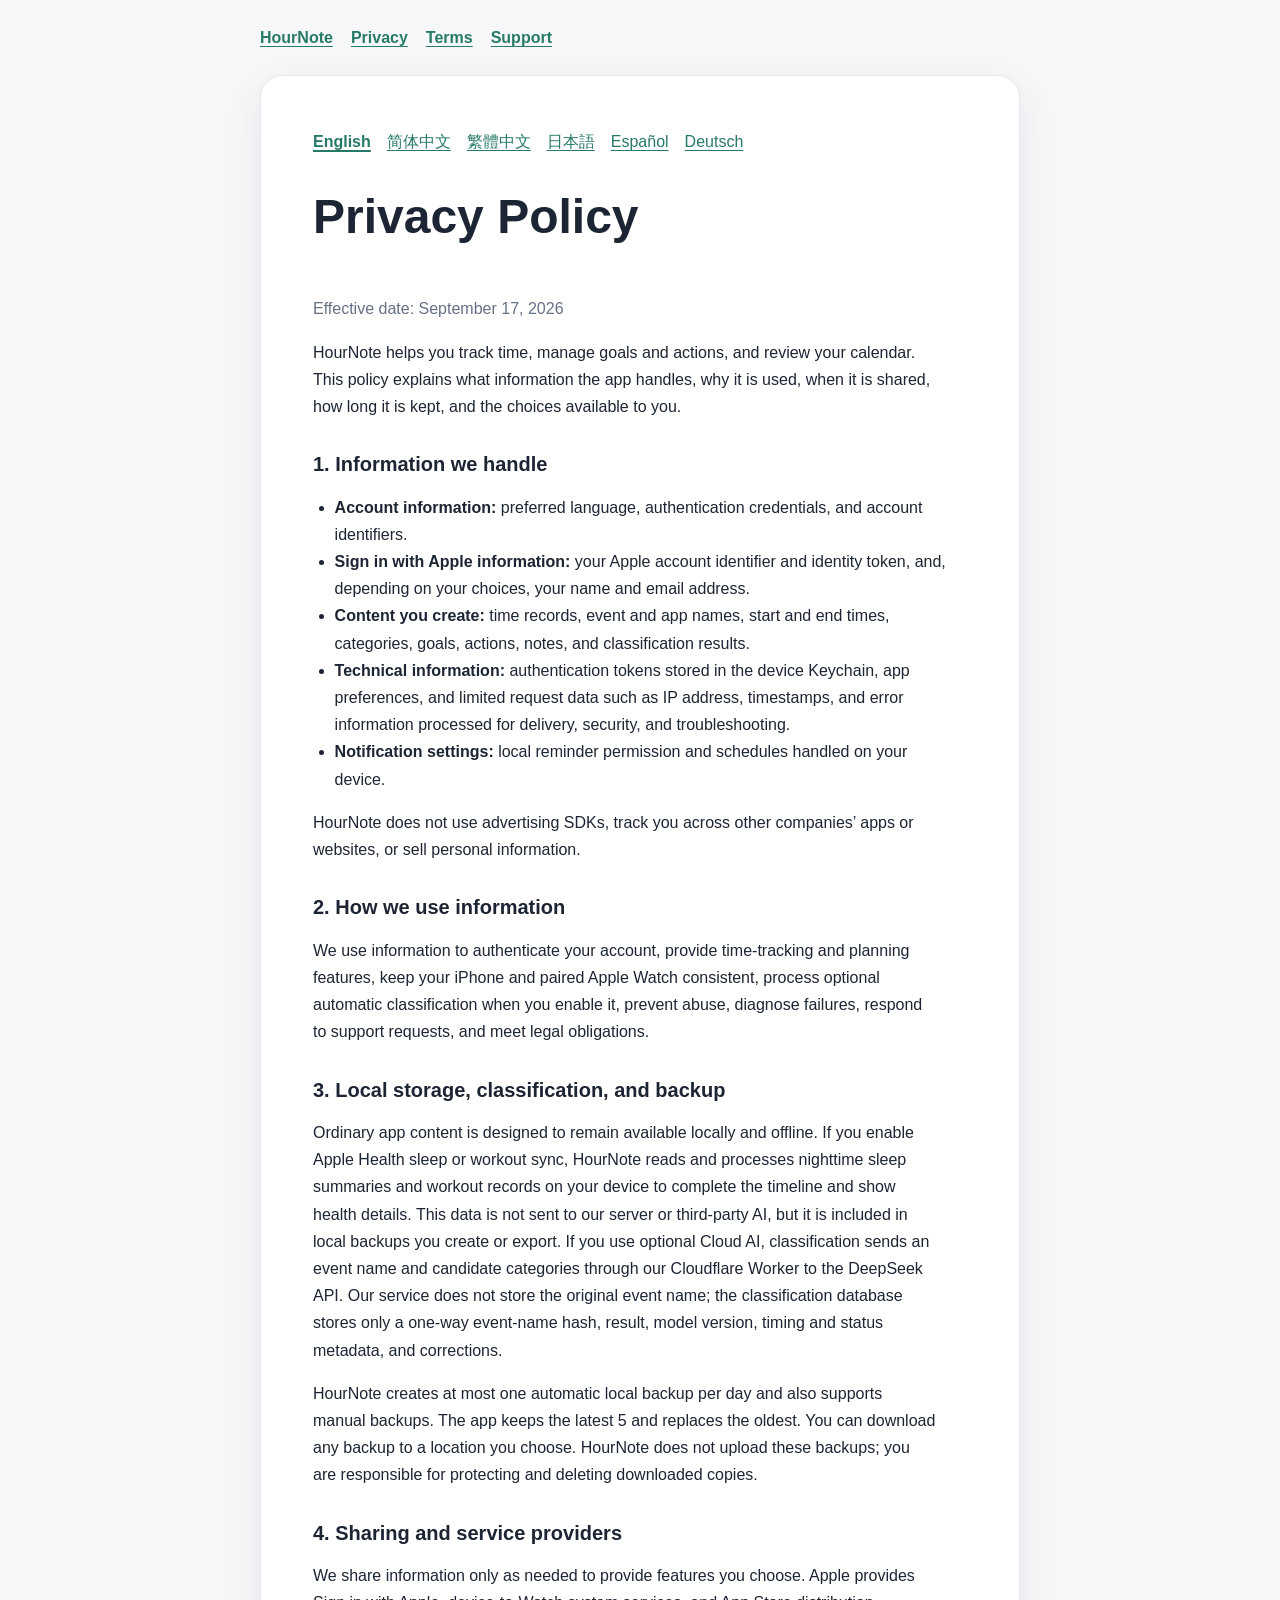
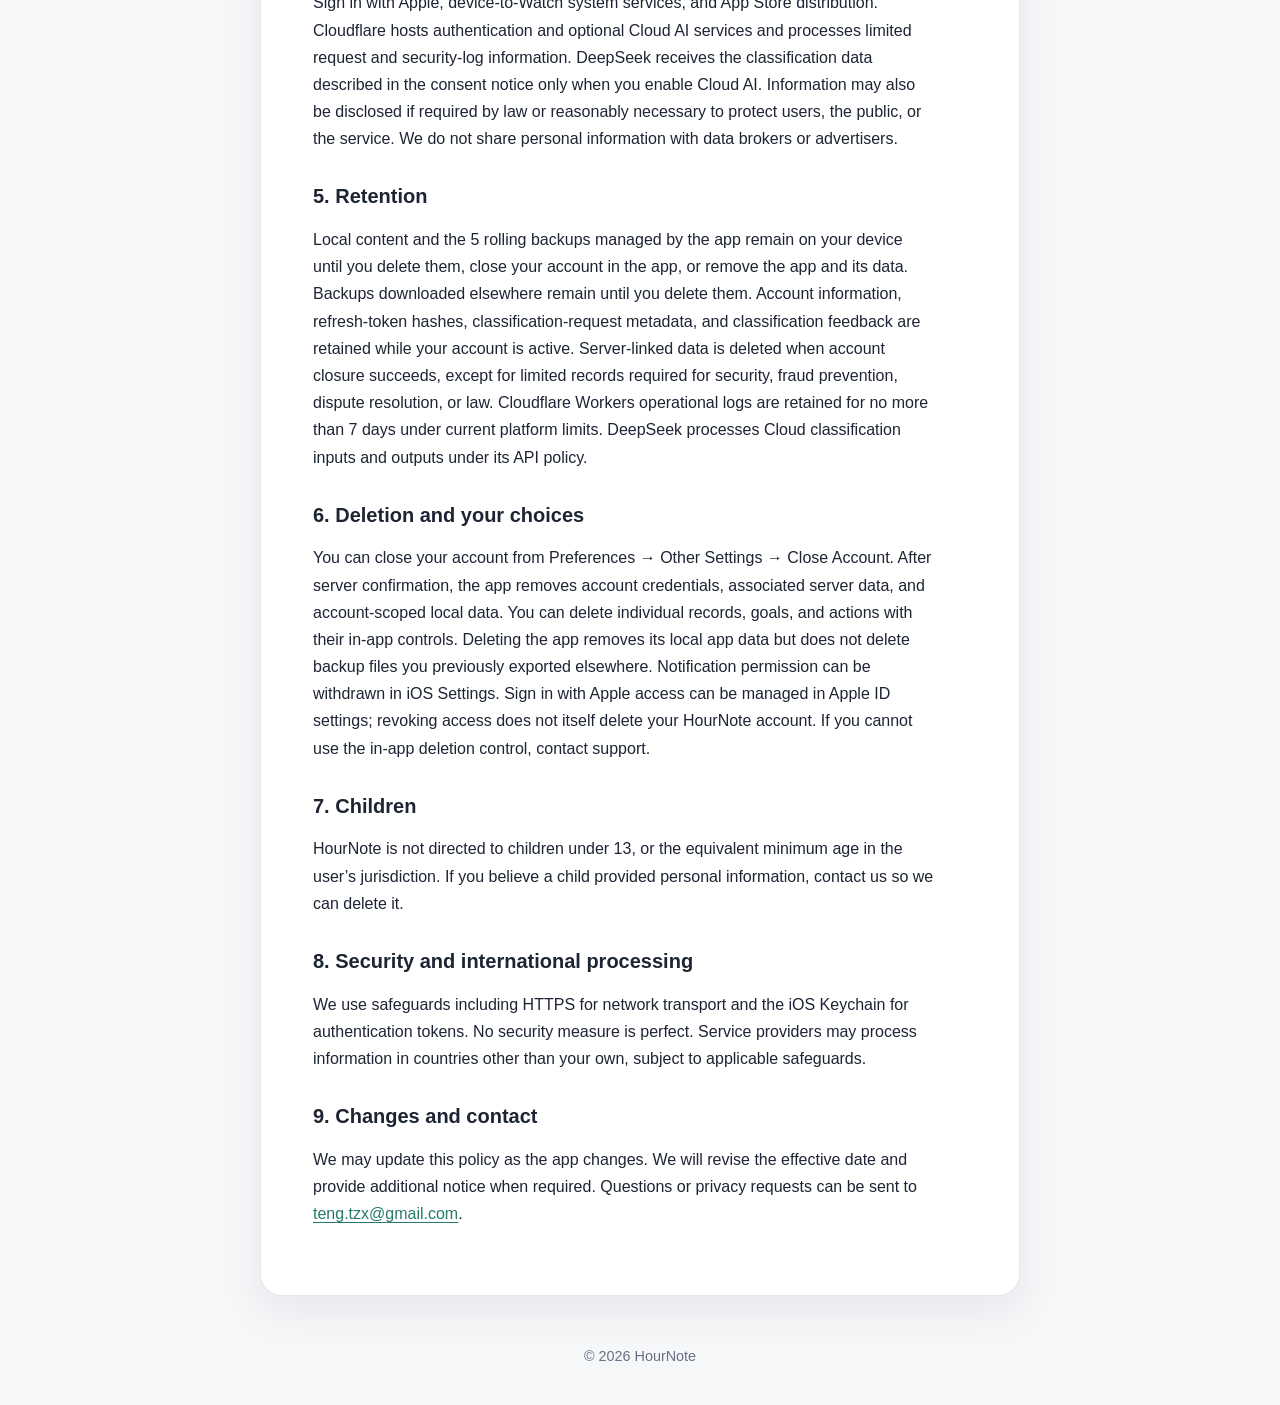
<file: site/privacy/index.html>
<!doctype html>
<html lang="en">
<head>
  <meta charset="utf-8">
  <meta name="viewport" content="width=device-width, initial-scale=1">
  <meta name="description" content="Privacy Policy for the HourNote app.">
  <title>Privacy Policy — HourNote</title>
  <link rel="stylesheet" href="../assets/site.css">
  <script src="../assets/language.js"></script>
</head>
<body>
  <nav aria-label="Main navigation">
    <a href="../">HourNote</a>
    <a href="../privacy/"><span data-language-label="en">Privacy</span><span data-language-label="zh-Hans">隐私</span><span data-language-label="zh-Hant">隱私</span><span data-language-label="ja">プライバシー</span><span data-language-label="es">Privacidad</span><span data-language-label="de">Datenschutz</span></a>
    <a href="../terms/"><span data-language-label="en">Terms</span><span data-language-label="zh-Hans">条款</span><span data-language-label="zh-Hant">條款</span><span data-language-label="ja">利用規約</span><span data-language-label="es">Términos</span><span data-language-label="de">Bedingungen</span></a>
    <a href="../support/"><span data-language-label="en">Support</span><span data-language-label="zh-Hans">支持</span><span data-language-label="zh-Hant">支援</span><span data-language-label="ja">サポート</span><span data-language-label="es">Soporte</span><span data-language-label="de">Support</span></a>
  </nav>
  <main>
    <article>
      <div class="language-links"><a href="?lang=en" data-language-link="en">English</a><a href="?lang=zh-Hans" data-language-link="zh-Hans">简体中文</a><a href="?lang=zh-Hant" data-language-link="zh-Hant">繁體中文</a><a href="?lang=ja" data-language-link="ja">日本語</a><a href="?lang=es" data-language-link="es">Español</a><a href="?lang=de" data-language-link="de">Deutsch</a></div>

      <section lang="en" data-language-section="en">
        <h1>Privacy Policy</h1>
        <p class="meta">Effective date: September 17, 2026</p>
        <p>HourNote helps you track time, manage goals and actions, and review your calendar. This policy explains what information the app handles, why it is used, when it is shared, how long it is kept, and the choices available to you.</p>
        <h2>1. Information we handle</h2>
        <ul><li><strong>Account information:</strong> preferred language, authentication credentials, and account identifiers.</li><li><strong>Sign in with Apple information:</strong> your Apple account identifier and identity token, and, depending on your choices, your name and email address.</li><li><strong>Content you create:</strong> time records, event and app names, start and end times, categories, goals, actions, notes, and classification results.</li><li><strong>Technical information:</strong> authentication tokens stored in the device Keychain, app preferences, and limited request data such as IP address, timestamps, and error information processed for delivery, security, and troubleshooting.</li><li><strong>Notification settings:</strong> local reminder permission and schedules handled on your device.</li></ul>
        <p>HourNote does not use advertising SDKs, track you across other companies’ apps or websites, or sell personal information.</p>
        <h2>2. How we use information</h2>
        <p>We use information to authenticate your account, provide time-tracking and planning features, keep your iPhone and paired Apple Watch consistent, process optional automatic classification when you enable it, prevent abuse, diagnose failures, respond to support requests, and meet legal obligations.</p>
        <h2>3. Local storage, classification, and backup</h2>
        <p>Ordinary app content is designed to remain available locally and offline. If you enable Apple Health sleep or workout sync, HourNote reads and processes nighttime sleep summaries and workout records on your device to complete the timeline and show health details. This data is not sent to our server or third-party AI, but it is included in local backups you create or export. If you use optional Cloud AI, classification sends an event name and candidate categories through our Cloudflare Worker to the DeepSeek API. Our service does not store the original event name; the classification database stores only a one-way event-name hash, result, model version, timing and status metadata, and corrections.</p>
        <p>HourNote creates at most one automatic local backup per day and also supports manual backups. The app keeps the latest 5 and replaces the oldest. You can download any backup to a location you choose. HourNote does not upload these backups; you are responsible for protecting and deleting downloaded copies.</p>
        <h2>4. Sharing and service providers</h2>
        <p>We share information only as needed to provide features you choose. Apple provides Sign in with Apple, device-to-Watch system services, and App Store distribution. Cloudflare hosts authentication and optional Cloud AI services and processes limited request and security-log information. DeepSeek receives the classification data described in the consent notice only when you enable Cloud AI. Information may also be disclosed if required by law or reasonably necessary to protect users, the public, or the service. We do not share personal information with data brokers or advertisers.</p>
        <h2>5. Retention</h2>
        <p>Local content and the 5 rolling backups managed by the app remain on your device until you delete them, close your account in the app, or remove the app and its data. Backups downloaded elsewhere remain until you delete them. Account information, refresh-token hashes, classification-request metadata, and classification feedback are retained while your account is active. Server-linked data is deleted when account closure succeeds, except for limited records required for security, fraud prevention, dispute resolution, or law. Cloudflare Workers operational logs are retained for no more than 7 days under current platform limits. DeepSeek processes Cloud classification inputs and outputs under its API policy.</p>
        <h2>6. Deletion and your choices</h2>
        <p>You can close your account from Preferences → Other Settings → Close Account. After server confirmation, the app removes account credentials, associated server data, and account-scoped local data. You can delete individual records, goals, and actions with their in-app controls. Deleting the app removes its local app data but does not delete backup files you previously exported elsewhere. Notification permission can be withdrawn in iOS Settings. Sign in with Apple access can be managed in Apple ID settings; revoking access does not itself delete your HourNote account. If you cannot use the in-app deletion control, contact support.</p>
        <h2>7. Children</h2><p>HourNote is not directed to children under 13, or the equivalent minimum age in the user’s jurisdiction. If you believe a child provided personal information, contact us so we can delete it.</p>
        <h2>8. Security and international processing</h2><p>We use safeguards including HTTPS for network transport and the iOS Keychain for authentication tokens. No security measure is perfect. Service providers may process information in countries other than your own, subject to applicable safeguards.</p>
        <h2>9. Changes and contact</h2><p>We may update this policy as the app changes. We will revise the effective date and provide additional notice when required. Questions or privacy requests can be sent to <a href="mailto:teng.tzx@gmail.com">teng.tzx@gmail.com</a>.</p>
      </section>

      <section lang="zh-Hans" data-language-section="zh-Hans">
        <h1>隐私政策</h1><p class="meta">生效日期：2026 年 9 月 17 日</p>
        <p>HourNote 用于时间追踪、目标与行动管理和日历复盘。本政策说明 App 处理哪些信息、处理目的、第三方共享、保留期限以及你可以作出的选择。</p>
        <h2>1. 我们处理的信息</h2>
        <ul><li><strong>账户信息：</strong>首选语言、登录凭证与账户标识。</li><li><strong>Apple 登录信息：</strong>Apple 账户标识和身份令牌；Apple 也可能根据你的选择提供姓名和电子邮箱。</li><li><strong>你创建的内容：</strong>时间记录、事件和 App 名称、开始与结束时间、分类、目标、行动、备注与自动分类结果。</li><li><strong>技术信息：</strong>保存在设备钥匙串中的登录令牌、App 偏好，以及网络基础设施为传输、安全和排错处理的有限请求信息，例如 IP 地址、时间戳和错误信息。</li><li><strong>通知设置：</strong>本地提醒权限和在设备上处理的提醒计划。</li></ul>
        <p>HourNote 不使用广告 SDK，不跨其他公司的 App 或网站追踪你，也不出售个人信息。</p>
        <h2>2. 信息使用目的</h2><p>我们将信息用于账户认证、提供时间追踪和规划功能、保持 iPhone 与配对 Apple Watch 状态一致、在你启用时执行可选自动分类、防止滥用、排查故障、处理支持请求和履行法律义务。</p>
        <h2>3. 本地存储、自动分类与备份</h2><p>普通 App 内容以本地和离线可用为设计原则。如果你主动开启 Apple 健康睡眠或运动同步，HourNote 会在设备上读取和处理夜间睡眠摘要与运动记录，用于补全时间轴并显示健康详情；这些数据不会发送到服务器或第三方 AI，但会包含在你主动创建或导出的本地备份中。如果你使用可选的云端 AI，自动分类会发送事件名称及候选分类；数据会通过我们的 Cloudflare Worker 发送给 DeepSeek API。我们的服务不保存事件名称原文；自动分类数据库只保存事件名称的单向哈希、分类结果、模型版本、耗时与状态信息及你提交的纠正。</p><p>HourNote 每天最多自动创建一份本地备份，也支持手动备份；App 内保留最近 5 份并循环覆盖最旧的一份。你可以将任一备份下载到选择的位置。HourNote 不会上传这些备份，你应自行保护和删除下载的副本。</p>
        <h2>4. 第三方共享与服务商</h2><p>我们仅为提供你选择的功能而在必要范围内共享信息。Apple 提供 Apple 登录、设备与 Apple Watch 之间的系统服务及 App Store 分发。Cloudflare 托管认证和可选云端 AI 服务，并处理有限的请求和安全日志信息。DeepSeek 仅在你启用云端 AI 时接收授权说明中的分类数据。法律要求或为保护用户、公众或服务而合理必要时，信息也可能被披露。我们不会向数据经纪商或广告商共享个人信息。</p>
        <h2>5. 保留期限</h2><p>本地内容和 App 管理的 5 份循环备份会保留到你主动删除、在 App 内完成注销账户，或移除 App 及其数据。下载到其他位置的备份会一直保留到你自行删除。账户信息、刷新令牌哈希、分类请求元数据和分类纠正在账户有效期间保留。账户注销成功后会删除服务器关联数据，但出于安全、防欺诈、争议处理或法律要求必须保留的有限记录除外。按 Cloudflare 当前平台限制，Workers 运行日志最长保留 7 天。DeepSeek 会按其 API 政策处理云端分类输入和输出。</p>
        <h2>6. 删除与撤回授权</h2><p>你可以前往“偏好设置 → 其他设置 → 注销账户”注销账户。服务器确认后，App 会删除账户登录凭证、服务器关联数据和该账户的本地数据。你可以通过 App 内功能删除单项记录、目标和行动。删除 App 会移除 App 的本地数据，但不会删除你此前导出到其他位置的备份文件。通知权限可在 iOS 设置中撤回。Apple 登录授权可在 Apple ID 设置中管理；撤回授权不会自动删除 HourNote 账户。如果无法使用 App 内注销功能，请联系支持。</p>
        <h2>7. 儿童</h2><p>HourNote 不面向 13 岁以下儿童或用户所在地法律规定的同等最低年龄。如你认为儿童提供了个人信息，请联系我们删除。</p>
        <h2>8. 安全与跨境处理</h2><p>我们采用 HTTPS 传输、iOS 钥匙串保存登录令牌等保护措施，但任何措施都无法保证绝对安全。服务商可能在你所在国家或地区之外处理信息，并应遵守适用的保护要求。</p>
        <h2>9. 变更与联系</h2><p>我们可能随 App 功能变化更新本政策，并修改生效日期；法律要求时会另行通知。隐私问题或请求请发送邮件至 <a href="mailto:teng.tzx@gmail.com">teng.tzx@gmail.com</a>。</p>
      </section>

      <section lang="zh-Hant" data-language-section="zh-Hant">
        <h1>隱私政策</h1><p class="meta">生效日期：2026 年 9 月 17 日</p>
        <p>HourNote 用於時間追蹤、目標與行動管理和日曆回顧。本政策說明 App 處理哪些資訊、處理目的、第三方分享、保留期限以及你可以作出的選擇。</p>
        <h2>1. 我們處理的資訊</h2><ul><li><strong>帳戶資訊：</strong>偏好語言、登入憑證與帳戶識別碼。</li><li><strong>Apple 登入資訊：</strong>Apple 帳戶識別碼和身分權杖；Apple 也可能根據你的選擇提供姓名和電子郵件地址。</li><li><strong>你建立的內容：</strong>時間記錄、事件和 App 名稱、開始與結束時間、分類、目標、行動、備註與自動分類結果。</li><li><strong>技術資訊：</strong>儲存在裝置鑰匙圈中的登入權杖、App 偏好，以及為傳輸、安全和疑難排解處理的 IP 位址、時間戳記和錯誤資訊等有限請求資訊。</li><li><strong>通知設定：</strong>本機提醒權限和在裝置上處理的提醒排程。</li></ul><p>HourNote 不使用廣告 SDK，不會跨其他公司的 App 或網站追蹤你，也不出售個人資訊。</p>
        <h2>2. 資訊使用目的</h2><p>我們將資訊用於帳戶驗證、提供時間追蹤和規劃功能、保持 iPhone 與配對 Apple Watch 狀態一致、在你啟用時執行可選的自動分類、防止濫用、排查故障、處理支援請求和履行法律義務。</p>
        <h2>3. 本機儲存、自動分類與備份</h2><p>一般 App 內容以本機和離線可用為設計原則。若你主動開啟 Apple 健康睡眠或運動同步，HourNote 會在裝置上讀取和處理夜間睡眠摘要與運動記錄，以補全時間軸並顯示健康詳情；這些資料不會傳送到伺服器或第三方 AI，但會包含在你主動建立或匯出的本機備份中。可選雲端 AI 的自動分類會將事件名稱及候選分類透過 Cloudflare Worker 傳送給 DeepSeek API。HourNote 不儲存事件名稱原文；自動分類資料庫只儲存事件名稱的單向雜湊、分類結果、模型版本、耗時與狀態資訊及你提交的修正。</p><p>HourNote 每天最多自動建立一份本機備份，也支援手動備份；App 內保留最近 5 份並循環覆蓋最舊的一份。你可以將任一備份下載到選擇的位置。HourNote 不會上傳這些備份，你應自行保護和刪除下載的副本。</p>
        <h2>4. 第三方分享與服務供應商</h2><p>我們僅為提供你選擇的功能而在必要範圍內分享資訊。Apple 提供 Apple 登入、裝置與 Apple Watch 之間的系統服務及 App Store 發行。Cloudflare 託管驗證和可選雲端 AI 服務，並處理有限的請求和安全記錄資訊。DeepSeek 僅在你啟用雲端 AI 時接收授權說明中的分類資料。法律要求或為保護使用者、公眾或服務而合理必要時，資訊也可能被披露。我們不會向資料經紀商或廣告商分享個人資訊。</p>
        <h2>5. 保留期限</h2><p>本機內容和 App 管理的 5 份循環備份會保留到你主動刪除、在 App 內完成註銷帳戶，或移除 App 及其資料。下載到其他位置的備份會一直保留到你自行刪除。帳戶資訊、重新整理權杖雜湊、分類請求中繼資料和分類修正在帳戶有效期間保留。帳戶註銷成功後會刪除伺服器關聯資料，但依法需保留的有限記錄除外。Cloudflare Workers 執行記錄最長保留 7 天。DeepSeek 會依其 API 政策處理雲端分類輸入和輸出。</p>
        <h2>6. 刪除與撤回授權</h2><p>你可以前往「偏好設定 → 其他設定 → 註銷帳戶」註銷帳戶。伺服器確認後，App 會刪除帳戶登入憑證、伺服器關聯資料和該帳戶的本機資料。你可以透過 App 內功能刪除單項記錄、目標和行動。刪除 App 會移除 App 的本機資料，但不會刪除你此前匯出到其他位置的備份檔案。通知權限可在 iOS 設定中撤回。Apple 登入授權可在 Apple ID 設定中管理；撤回授權不會自動刪除 HourNote 帳戶。如果無法使用 App 內註銷功能，請聯絡支援。</p>
        <h2>7. 兒童</h2><p>HourNote 不以 13 歲以下兒童或使用者所在地法律規定的同等最低年齡為對象。如你認為兒童提供了個人資訊，請聯絡我們刪除。</p>
        <h2>8. 安全與跨境處理</h2><p>我們採用 HTTPS 傳輸、iOS 鑰匙圈儲存登入權杖等保護措施，但任何措施都無法保證絕對安全。服務供應商可能在你所在國家或地區之外處理資訊，並應遵守適用的保護要求。</p>
        <h2>9. 變更與聯絡</h2><p>我們可能隨 App 功能變化更新本政策，並修改生效日期；法律要求時會另行通知。隱私問題或請求請傳送電子郵件至 <a href="mailto:teng.tzx@gmail.com">teng.tzx@gmail.com</a>。</p>
      </section>

      <section lang="ja" data-language-section="ja">
        <h1>プライバシーポリシー</h1><p class="meta">発効日：2026年9月17日</p>
        <p>HourNoteは、時間の記録、目標とアクションの管理、カレンダーの振り返りを支援します。本ポリシーでは、アプリが取り扱う情報、その利用目的、共有、保存期間、および利用者が選択できる事項について説明します。</p>
        <h2>1. 取り扱う情報</h2><ul><li><strong>アカウント情報：</strong>優先言語、認証情報、アカウント識別子。</li><li><strong>Appleでサインインの情報：</strong>Appleアカウント識別子とIDトークン。選択内容に応じて、氏名とメールアドレスがAppleから提供される場合があります。</li><li><strong>作成したコンテンツ：</strong>時間記録、イベント名とアプリ名、開始・終了時刻、カテゴリ、目標、アクション、メモ、分類結果。</li><li><strong>技術情報：</strong>デバイスのキーチェーンに保存される認証トークン、アプリ設定、および配信、セキュリティ、トラブルシューティングのために処理されるIPアドレス、タイムスタンプ、エラー情報などの限定的なリクエストデータ。</li><li><strong>通知設定：</strong>ローカル通知の権限とデバイス上で処理されるスケジュール。</li></ul><p>HourNoteは広告SDKを使用せず、他社のアプリやウェブサイトをまたいだ追跡を行わず、個人情報を販売しません。</p>
        <h2>2. 情報の利用目的</h2><p>アカウント認証、時間記録と計画機能の提供、iPhoneとペアリングされたApple Watchの状態の整合、利用者が有効にした任意の自動分類、不正利用の防止、障害の診断、サポート対応、法的義務の履行に情報を利用します。</p>
        <h2>3. ローカル保存、自動分類、バックアップ</h2><p>通常のアプリコンテンツはローカルかつオフラインで利用できます。Appleヘルスケアの睡眠またはワークアウト同期を有効にすると、HourNoteは端末上で夜間睡眠の概要とワークアウト記録を読み取り、タイムラインを補完して健康情報を表示します。このデータはサーバーや外部AIには送信されませんが、作成または書き出したローカルバックアップには含まれます。任意のクラウドAIでは、分類のためイベント名と候補カテゴリをCloudflare Worker経由でDeepSeek APIへ送信します。HourNoteは元のイベント名を保存せず、分類ではイベント名の一方向ハッシュ、結果、モデル、状態、処理時間、修正のみを保存します。</p><p>HourNote は1日最大1件のローカルバックアップを自動作成し、手動バックアップにも対応します。アプリは最新の5件を保持し、最も古いものを置き換えます。任意のバックアップを選択した場所へダウンロードできます。HourNote がこれらをアップロードすることはなく、ダウンロードしたコピーの保護と削除は利用者の責任です。</p>
        <h2>4. 共有とサービス提供者</h2><p>利用者が選択した機能の提供に必要な範囲でのみ情報を共有します。AppleはAppleでサインイン、デバイスとApple Watch間のシステムサービス、App Store配信を提供します。Cloudflareは認証と任意のクラウドAIサービスをホストします。DeepSeekは、クラウドAIを有効にした場合のみ、同意画面に記載した分類データを受け取ります。法令上または保護のため合理的に必要な場合を除き、データブローカーや広告主へ個人情報を共有しません。</p>
        <h2>5. 保存期間</h2><p>ローカルコンテンツとアプリ管理の5件のバックアップは、削除、アカウント閉鎖、またはアプリ削除までデバイスに残ります。アカウント情報、更新トークンのハッシュ、分類メタデータとフィードバックはアカウントが有効な間保持されます。Cloudflare Workersの運用ログは最長7日間です。DeepSeekはAPIポリシーに従ってクラウド分類の入力と出力を処理します。</p>
        <h2>6. 削除と選択肢</h2><p>「設定 → その他の設定 → アカウントを閉じる」からアカウントを閉鎖できます。サーバーの確認後、アプリは認証情報、関連するサーバーデータ、アカウントに紐づくローカルデータを削除します。個別の記録、目標、アクションはアプリ内で削除できます。アプリを削除しても、別の場所に書き出したバックアップファイルは削除されません。通知権限はiOS設定で取り消せます。AppleでサインインはApple ID設定で管理できますが、アクセスを取り消してもHourNoteアカウント自体は削除されません。アプリ内の削除操作を利用できない場合は、サポートにご連絡ください。</p>
        <h2>7. 子ども</h2><p>HourNoteは13歳未満、または利用者の法域で定められた同等の最低年齢未満の子どもを対象としていません。子どもが個人情報を提供したと思われる場合は、削除のため当社にご連絡ください。</p>
        <h2>8. セキュリティと国際的な処理</h2><p>ネットワーク通信のHTTPSや認証トークンを保存するiOSキーチェーンなどの保護措置を用いています。完全なセキュリティ対策はありません。サービス提供者は、適用される保護措置のもと、利用者の国以外で情報を処理する場合があります。</p>
        <h2>9. 変更とお問い合わせ</h2><p>アプリの変更に伴って本ポリシーを更新する場合があります。発効日を改訂し、必要な場合は追加でお知らせします。プライバシーに関する質問や要請は、<a href="mailto:teng.tzx@gmail.com">teng.tzx@gmail.com</a>までお送りください。</p>
      </section>

      <section lang="es" data-language-section="es">
        <h1>Política de privacidad</h1><p class="meta">Fecha de entrada en vigor: 17 de septiembre de 2026</p>
        <p>HourNote te ayuda a registrar el tiempo, gestionar objetivos y acciones, y revisar tu calendario. Esta política explica qué información maneja la aplicación, por qué se utiliza, cuándo se comparte, durante cuánto tiempo se conserva y qué opciones tienes.</p>
        <h2>1. Información que tratamos</h2><ul><li><strong>Información de la cuenta:</strong> idioma preferido, credenciales de autenticación e identificadores de cuenta.</li><li><strong>Información de Iniciar sesión con Apple:</strong> el identificador de tu cuenta de Apple y el token de identidad; según tus elecciones, Apple también puede proporcionar tu nombre y correo electrónico.</li><li><strong>Contenido que creas:</strong> registros de tiempo, nombres de eventos y aplicaciones, horas de inicio y finalización, categorías, objetivos, acciones, notas y resultados de clasificación.</li><li><strong>Información técnica:</strong> tokens guardados en el llavero del dispositivo, preferencias y datos limitados como dirección IP, marcas de tiempo e información de errores.</li><li><strong>Ajustes de notificaciones:</strong> permisos y programación de recordatorios locales en tu dispositivo.</li></ul><p>HourNote no utiliza SDK publicitarios, no te rastrea entre aplicaciones o sitios web de otras empresas y no vende información personal.</p>
        <h2>2. Cómo utilizamos la información</h2><p>Utilizamos la información para autenticar tu cuenta, ofrecer funciones de registro y planificación del tiempo, mantener sincronizados tu iPhone y el Apple Watch enlazado, procesar la clasificación automática opcional cuando la activas, evitar abusos, diagnosticar fallos, responder a solicitudes de soporte y cumplir obligaciones legales.</p>
        <h2>3. Almacenamiento local, clasificación y copias de seguridad</h2><p>El contenido habitual sigue disponible localmente y sin conexión. Si activas la sincronización de sueño o entrenamientos de Apple Salud, HourNote lee y procesa en el dispositivo resúmenes del sueño nocturno y registros de entrenamiento para completar la cronología y mostrar información de salud. Estos datos no se envían al servidor ni a una IA externa, pero se incluyen en las copias locales que crees o exportes. La IA en la nube opcional envía el nombre del evento y categorías candidatas a la API de DeepSeek mediante nuestro Cloudflare Worker para clasificarlos. HourNote no guarda el nombre original del evento; para la clasificación solo conserva su hash unidireccional, el resultado, el modelo, el estado, la duración y las correcciones.</p><p>HourNote crea como máximo una copia local automática al día y también permite copias manuales. La aplicación conserva las 5 más recientes y reemplaza la más antigua. Puedes descargar cualquier copia en la ubicación que elijas. HourNote no sube estas copias; eres responsable de proteger y eliminar las que descargues.</p>
        <h2>4. Cesiones y proveedores de servicios</h2><p>Solo compartimos información cuando es necesario para ofrecer las funciones que eliges. Apple proporciona Iniciar sesión con Apple, servicios del sistema y distribución mediante App Store. Cloudflare aloja la autenticación y la IA en la nube opcional. DeepSeek solo recibe los datos de clasificación descritos en el consentimiento cuando activas la IA en la nube. También podemos comunicar información si la ley lo exige o para proteger a usuarios y al servicio. No la compartimos con intermediarios de datos ni anunciantes.</p>
        <h2>5. Conservación</h2><p>El contenido local y las 5 copias rotativas permanecen en tu dispositivo hasta que los eliminas, cierras la cuenta o borras la aplicación. La información de cuenta, hashes de tokens y metadatos y correcciones de clasificación se conservan mientras la cuenta está activa. Los registros de Cloudflare Workers se conservan como máximo 7 días. DeepSeek procesa las entradas y salidas de la clasificación en la nube según su política de API.</p>
        <h2>6. Eliminación y tus opciones</h2><p>Puedes cerrar tu cuenta en Preferencias → Otros ajustes → Cerrar cuenta. Tras la confirmación del servidor, la aplicación elimina las credenciales, los datos asociados del servidor y los datos locales vinculados. Puedes eliminar registros, objetivos y acciones individualmente. Borrar la aplicación no elimina copias exportadas a otro lugar. Puedes retirar las notificaciones en los Ajustes de iOS y gestionar Iniciar sesión con Apple en el Apple ID; revocar el acceso no elimina por sí solo tu cuenta de HourNote. Si no puedes usar la eliminación desde la aplicación, contacta con soporte.</p>
        <h2>7. Menores</h2><p>HourNote no está dirigido a menores de 13 años ni a personas por debajo de la edad mínima equivalente de su jurisdicción. Si crees que un menor ha proporcionado información personal, contáctanos para eliminarla.</p>
        <h2>8. Seguridad y tratamiento internacional</h2><p>Aplicamos medidas como HTTPS y el llavero de iOS. Ninguna medida de seguridad es perfecta. Los proveedores pueden tratar información en países distintos al tuyo con las garantías aplicables.</p>
        <h2>9. Cambios y contacto</h2><p>Podemos actualizar esta política cuando cambie la aplicación, modificar la fecha y avisar cuando sea necesario. Envía preguntas o solicitudes sobre privacidad a <a href="mailto:teng.tzx@gmail.com">teng.tzx@gmail.com</a>.</p>
      </section>

      <section lang="de" data-language-section="de">
        <h1>Datenschutzrichtlinie</h1><p class="meta">Gültig ab: 17. September 2026</p>
        <p>HourNote hilft Ihnen, Zeit zu erfassen, Ziele und Aktionen zu verwalten und Ihren Kalender auszuwerten. Diese Richtlinie erklärt, welche Informationen die App verarbeitet, warum sie verwendet werden, wann sie weitergegeben werden, wie lange sie gespeichert bleiben und welche Wahlmöglichkeiten Sie haben.</p>
        <h2>1. Verarbeitete Informationen</h2><ul><li><strong>Kontoinformationen:</strong> bevorzugte Sprache, Anmeldedaten und Kontokennungen.</li><li><strong>„Mit Apple anmelden“:</strong> Apple-Kontokennung, Identitätstoken sowie abhängig von Ihrer Auswahl Name und E-Mail-Adresse.</li><li><strong>Erstellte Inhalte:</strong> Zeiteinträge, Ereignis- und App-Namen, Zeiten, Kategorien, Ziele, Aktionen, Notizen und Klassifizierungsergebnisse.</li><li><strong>Technische Informationen:</strong> Token im Geräteschlüsselbund, App-Einstellungen sowie begrenzte Daten wie IP-Adresse, Zeitstempel und Fehlerinformationen.</li><li><strong>Benachrichtigungen:</strong> Berechtigung und Zeitplanung lokaler Erinnerungen auf Ihrem Gerät.</li></ul><p>HourNote verwendet keine Werbe-SDKs, verfolgt Sie nicht über Apps oder Websites anderer Unternehmen hinweg und verkauft keine personenbezogenen Daten.</p>
        <h2>2. Verwendung der Informationen</h2><p>Wir verwenden Informationen für Kontenauthentifizierung, Zeiterfassung und Planung, den Abgleich zwischen iPhone und Apple Watch, die von Ihnen aktivierte optionale Klassifizierung, Missbrauchsprävention, Fehlerdiagnose, Support und gesetzliche Pflichten.</p>
        <h2>3. Lokale Speicherung, Klassifizierung und Sicherung</h2><p>Gewöhnliche App-Inhalte bleiben lokal und offline verfügbar. Wenn Sie die Apple-Health-Synchronisierung für Schlaf oder Trainings aktivieren, liest und verarbeitet HourNote Zusammenfassungen des Nachtschlafs und Trainingsaufzeichnungen auf dem Gerät, um die Zeitleiste zu ergänzen und Gesundheitsdetails anzuzeigen. Diese Daten werden weder an den Server noch an externe KI gesendet, sind aber in lokal erstellten oder exportierten Sicherungen enthalten. Die optionale Cloud-KI sendet zur Klassifizierung den Ereignisnamen und mögliche Kategorien über Cloudflare an die DeepSeek-API. HourNote speichert den ursprünglichen Ereignisnamen nicht; für Klassifizierungen bleiben nur sein Einweg-Hash, Ergebnis, Modell, Status, Dauer und Korrekturen gespeichert.</p><p>HourNote erstellt höchstens eine automatische lokale Sicherung pro Tag und unterstützt auch manuelle Sicherungen. Die App behält die letzten 5 und ersetzt die älteste. Sie können jede Sicherung an einen gewählten Ort herunterladen. HourNote lädt diese Sicherungen nicht hoch; Sie sind für Schutz und Löschung heruntergeladener Kopien verantwortlich.</p>
        <h2>4. Weitergabe und Dienstleister</h2><p>Wir geben Informationen nur weiter, soweit dies für gewählte Funktionen nötig ist. Apple stellt Anmeldung, Systemdienste und App-Store-Vertrieb bereit. Cloudflare hostet Authentifizierung und optionale Cloud-KI. DeepSeek erhält die in der Einwilligung beschriebenen Klassifizierungsdaten nur bei aktivierter Cloud-KI. Weitere Offenlegung erfolgt nur bei gesetzlicher Pflicht oder notwendigem Schutz. Wir geben keine Daten an Datenhändler oder Werbetreibende weiter.</p>
        <h2>5. Speicherdauer</h2><p>Lokale Inhalte und 5 rotierende Sicherungen bleiben bis zur Löschung, Kontoschließung oder App-Entfernung auf Ihrem Gerät. Kontoinformationen, Token-Hashes sowie Klassifizierungsmetadaten und -korrekturen werden während der Kontolaufzeit gespeichert. Cloudflare-Workers-Protokolle werden höchstens 7 Tage gespeichert. DeepSeek verarbeitet Ein- und Ausgaben der Cloud-Klassifizierung gemäß seiner API-Richtlinie.</p>
        <h2>6. Löschung und Wahlmöglichkeiten</h2><p>Sie können Ihr Konto unter Einstellungen → Weitere Einstellungen → Konto schließen schließen. Nach Serverbestätigung entfernt die App Anmeldedaten, Serverdaten und kontobezogene lokale Daten. Einträge, Ziele und Aktionen lassen sich einzeln löschen. Das Entfernen der App löscht keine zuvor exportierten Sicherungen. Benachrichtigungen können in iOS widerrufen und „Mit Apple anmelden“ in den Apple-ID-Einstellungen verwaltet werden; der Widerruf löscht das HourNote-Konto nicht. Falls die App-Löschung nicht möglich ist, wenden Sie sich an den Support.</p>
        <h2>7. Kinder</h2><p>HourNote richtet sich nicht an Kinder unter 13 Jahren oder unter dem entsprechenden Mindestalter ihres Rechtsraums. Wenn ein Kind personenbezogene Daten bereitgestellt hat, kontaktieren Sie uns zur Löschung.</p>
        <h2>8. Sicherheit und internationale Verarbeitung</h2><p>Wir verwenden HTTPS und den iOS-Schlüsselbund. Keine Sicherheitsmaßnahme ist vollkommen. Dienstleister können Informationen unter geltenden Schutzmaßnahmen in anderen Ländern verarbeiten.</p>
        <h2>9. Änderungen und Kontakt</h2><p>Wir können diese Richtlinie bei Änderungen der App aktualisieren, das Datum anpassen und bei Bedarf zusätzlich informieren. Fragen oder Datenschutzanfragen senden Sie an <a href="mailto:teng.tzx@gmail.com">teng.tzx@gmail.com</a>.</p>
      </section>
    </article>
  </main>
  <footer>© 2026 HourNote</footer>
</body>
</html>
</file>
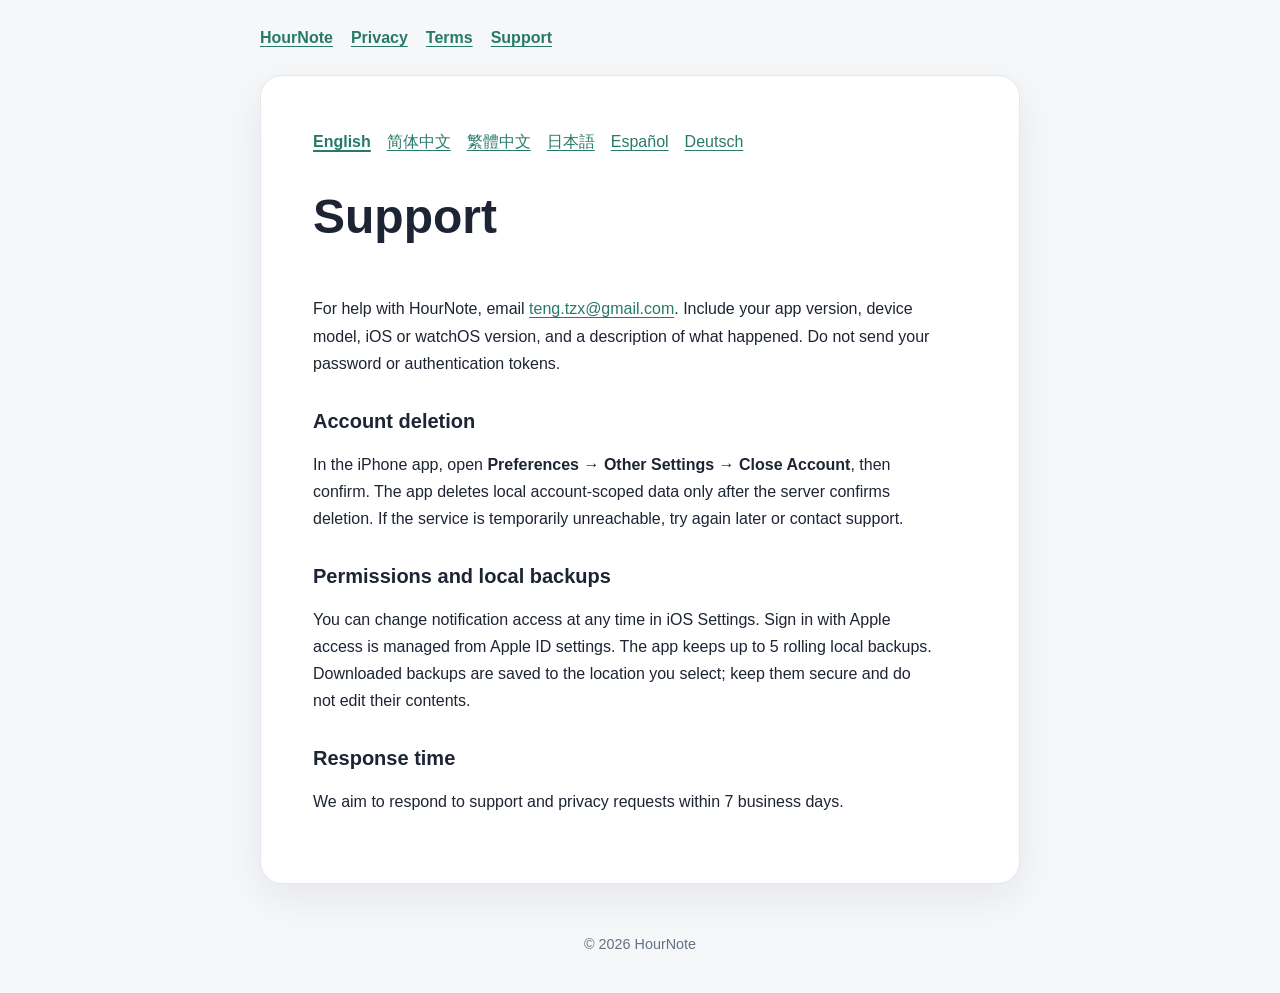
<file: site/support/index.html>
<!doctype html>
<html lang="en">
<head>
  <meta charset="utf-8"><meta name="viewport" content="width=device-width, initial-scale=1">
  <meta name="description" content="Support for the HourNote app."><title>Support — HourNote</title>
  <link rel="stylesheet" href="../assets/site.css"><script src="../assets/language.js"></script>
</head>
<body>
  <nav aria-label="Main navigation">
    <a href="../">HourNote</a>
    <a href="../privacy/"><span data-language-label="en">Privacy</span><span data-language-label="zh-Hans">隐私</span><span data-language-label="zh-Hant">隱私</span><span data-language-label="ja">プライバシー</span><span data-language-label="es">Privacidad</span><span data-language-label="de">Datenschutz</span></a>
    <a href="../terms/"><span data-language-label="en">Terms</span><span data-language-label="zh-Hans">条款</span><span data-language-label="zh-Hant">條款</span><span data-language-label="ja">利用規約</span><span data-language-label="es">Términos</span><span data-language-label="de">Bedingungen</span></a>
    <a href="../support/"><span data-language-label="en">Support</span><span data-language-label="zh-Hans">支持</span><span data-language-label="zh-Hant">支援</span><span data-language-label="ja">サポート</span><span data-language-label="es">Soporte</span><span data-language-label="de">Support</span></a>
  </nav>
  <main><article>
    <div class="language-links"><a href="?lang=en" data-language-link="en">English</a><a href="?lang=zh-Hans" data-language-link="zh-Hans">简体中文</a><a href="?lang=zh-Hant" data-language-link="zh-Hant">繁體中文</a><a href="?lang=ja" data-language-link="ja">日本語</a><a href="?lang=es" data-language-link="es">Español</a><a href="?lang=de" data-language-link="de">Deutsch</a></div>

    <section lang="en" data-language-section="en"><h1>Support</h1><p>For help with HourNote, email <a href="mailto:teng.tzx@gmail.com?subject=HourNote%20Support">teng.tzx@gmail.com</a>. Include your app version, device model, iOS or watchOS version, and a description of what happened. Do not send your password or authentication tokens.</p><h2>Account deletion</h2><p>In the iPhone app, open <strong>Preferences → Other Settings → Close Account</strong>, then confirm. The app deletes local account-scoped data only after the server confirms deletion. If the service is temporarily unreachable, try again later or contact support.</p><h2>Permissions and local backups</h2><p>You can change notification access at any time in iOS Settings. Sign in with Apple access is managed from Apple ID settings. The app keeps up to 5 rolling local backups. Downloaded backups are saved to the location you select; keep them secure and do not edit their contents.</p><h2>Response time</h2><p>We aim to respond to support and privacy requests within 7 business days.</p></section>
    <section lang="zh-Hans" data-language-section="zh-Hans"><h1>支持</h1><p>如需 HourNote 使用帮助，请发送邮件至 <a href="mailto:teng.tzx@gmail.com?subject=HourNote%20Support">teng.tzx@gmail.com</a>。请附上 App 版本、设备型号、iOS 或 watchOS 版本及问题描述。请勿发送密码或登录令牌。</p><h2>注销账户</h2><p>在 iPhone App 中打开<strong>“偏好设置 → 其他设置 → 注销账户”</strong>并确认。只有服务器确认注销后，App 才会删除账户对应的本地数据。如果服务暂时无法访问，请稍后重试或联系支持。</p><h2>权限与本地备份</h2><p>你可以随时在 iOS 设置中修改通知权限；Apple 登录授权可在 Apple ID 设置中管理。App 内保留最多 5 份本地循环备份；下载的备份会保存到你选择的位置，请妥善保管且不要编辑其内容。</p><h2>回复时间</h2><p>我们力争在 7 个工作日内回复支持和隐私请求。</p></section>
    <section lang="zh-Hant" data-language-section="zh-Hant"><h1>支援</h1><p>如需 HourNote 使用協助，請傳送電子郵件至 <a href="mailto:teng.tzx@gmail.com?subject=HourNote%20Support">teng.tzx@gmail.com</a>。請附上 App 版本、裝置型號、iOS 或 watchOS 版本及問題說明。請勿傳送密碼或登入權杖。</p><h2>註銷帳戶</h2><p>在 iPhone App 中開啟<strong>「偏好設定 → 其他設定 → 註銷帳戶」</strong>並確認。只有伺服器確認註銷後，App 才會刪除帳戶對應的本機資料。如果服務暫時無法存取，請稍後重試或聯絡支援。</p><h2>權限與本機備份</h2><p>你可以隨時在 iOS 設定中修改通知權限；Apple 登入授權可在 Apple ID 設定中管理。App 內保留最多 5 份本機循環備份；下載的備份會儲存到你選擇的位置，請妥善保管且不要編輯其內容。</p><h2>回覆時間</h2><p>我們力求在 7 個工作天內回覆支援和隱私請求。</p></section>
    <section lang="ja" data-language-section="ja"><h1>サポート</h1><p>HourNoteについてお困りの場合は、<a href="mailto:teng.tzx@gmail.com?subject=HourNote%20Support">teng.tzx@gmail.com</a>までメールしてください。アプリのバージョン、デバイスのモデル、iOSまたはwatchOSのバージョン、問題の説明を含めてください。パスワードや認証トークンは送らないでください。</p><h2>アカウントの削除</h2><p>iPhoneアプリで<strong>「設定 → その他の設定 → アカウントを閉じる」</strong>を開いて確認してください。サーバーが削除を確認した後にのみ、アプリはアカウントに紐づくローカルデータを削除します。接続できない場合は、後でもう一度試すか、サポートにご連絡ください。</p><h2>権限とローカルバックアップ</h2><p>通知へのアクセスはiOS設定でいつでも変更できます。AppleでサインインはApple ID設定で管理します。アプリは最大5件の循環ローカルバックアップを保持します。ダウンロードしたバックアップは選択した場所に保存されるため、安全に保管し、内容を編集しないでください。</p><h2>回答時間</h2><p>サポートおよびプライバシーに関する要請には、7営業日以内の回答を目指します。</p></section>
    <section lang="es" data-language-section="es"><h1>Soporte</h1><p>Si necesitas ayuda con HourNote, escribe a <a href="mailto:teng.tzx@gmail.com?subject=HourNote%20Support">teng.tzx@gmail.com</a>. Incluye la versión de la aplicación, el modelo del dispositivo, la versión de iOS o watchOS y una descripción del problema. No envíes tu contraseña ni tokens.</p><h2>Eliminación de la cuenta</h2><p>En la aplicación para iPhone, abre <strong>Preferencias → Otros ajustes → Cerrar cuenta</strong> y confirma. Los datos locales vinculados se eliminan solo después de que el servidor confirme la eliminación. Si el servicio no está disponible, inténtalo más tarde o contacta con soporte.</p><h2>Permisos y copias locales</h2><p>Puedes cambiar el acceso a las notificaciones en cualquier momento desde los Ajustes de iOS. Iniciar sesión con Apple se gestiona desde los ajustes del Apple ID. La aplicación conserva hasta 5 copias locales rotativas. Las copias descargadas se guardan en la ubicación que elijas; protégelas y no edites su contenido.</p><h2>Tiempo de respuesta</h2><p>Intentamos responder a las solicitudes de soporte y privacidad en 7 días laborables.</p></section>
    <section lang="de" data-language-section="de"><h1>Support</h1><p>Wenn Sie Hilfe mit HourNote benötigen, schreiben Sie an <a href="mailto:teng.tzx@gmail.com?subject=HourNote%20Support">teng.tzx@gmail.com</a>. Geben Sie App-Version, Gerätemodell, iOS- oder watchOS-Version und eine Problembeschreibung an. Senden Sie weder Passwort noch Authentifizierungstoken.</p><h2>Kontolöschung</h2><p>Öffnen Sie in der iPhone-App <strong>Einstellungen → Weitere Einstellungen → Konto schließen</strong> und bestätigen Sie. Lokale Kontodaten werden erst nach Serverbestätigung gelöscht. Ist der Dienst nicht erreichbar, versuchen Sie es später erneut oder kontaktieren Sie den Support.</p><h2>Berechtigungen und lokale Sicherungen</h2><p>Den Benachrichtigungszugriff können Sie jederzeit in den iOS-Einstellungen ändern. „Mit Apple anmelden“ wird in den Apple-ID-Einstellungen verwaltet. Die App behält bis zu 5 rotierende lokale Sicherungen. Heruntergeladene Sicherungen werden am gewählten Ort gespeichert; bewahren Sie sie sicher auf und bearbeiten Sie ihren Inhalt nicht.</p><h2>Antwortzeit</h2><p>Wir bemühen uns, Support- und Datenschutzanfragen innerhalb von 7 Werktagen zu beantworten.</p></section>
  </article></main>
  <footer>© 2026 HourNote</footer>
</body>
</html>
</file>
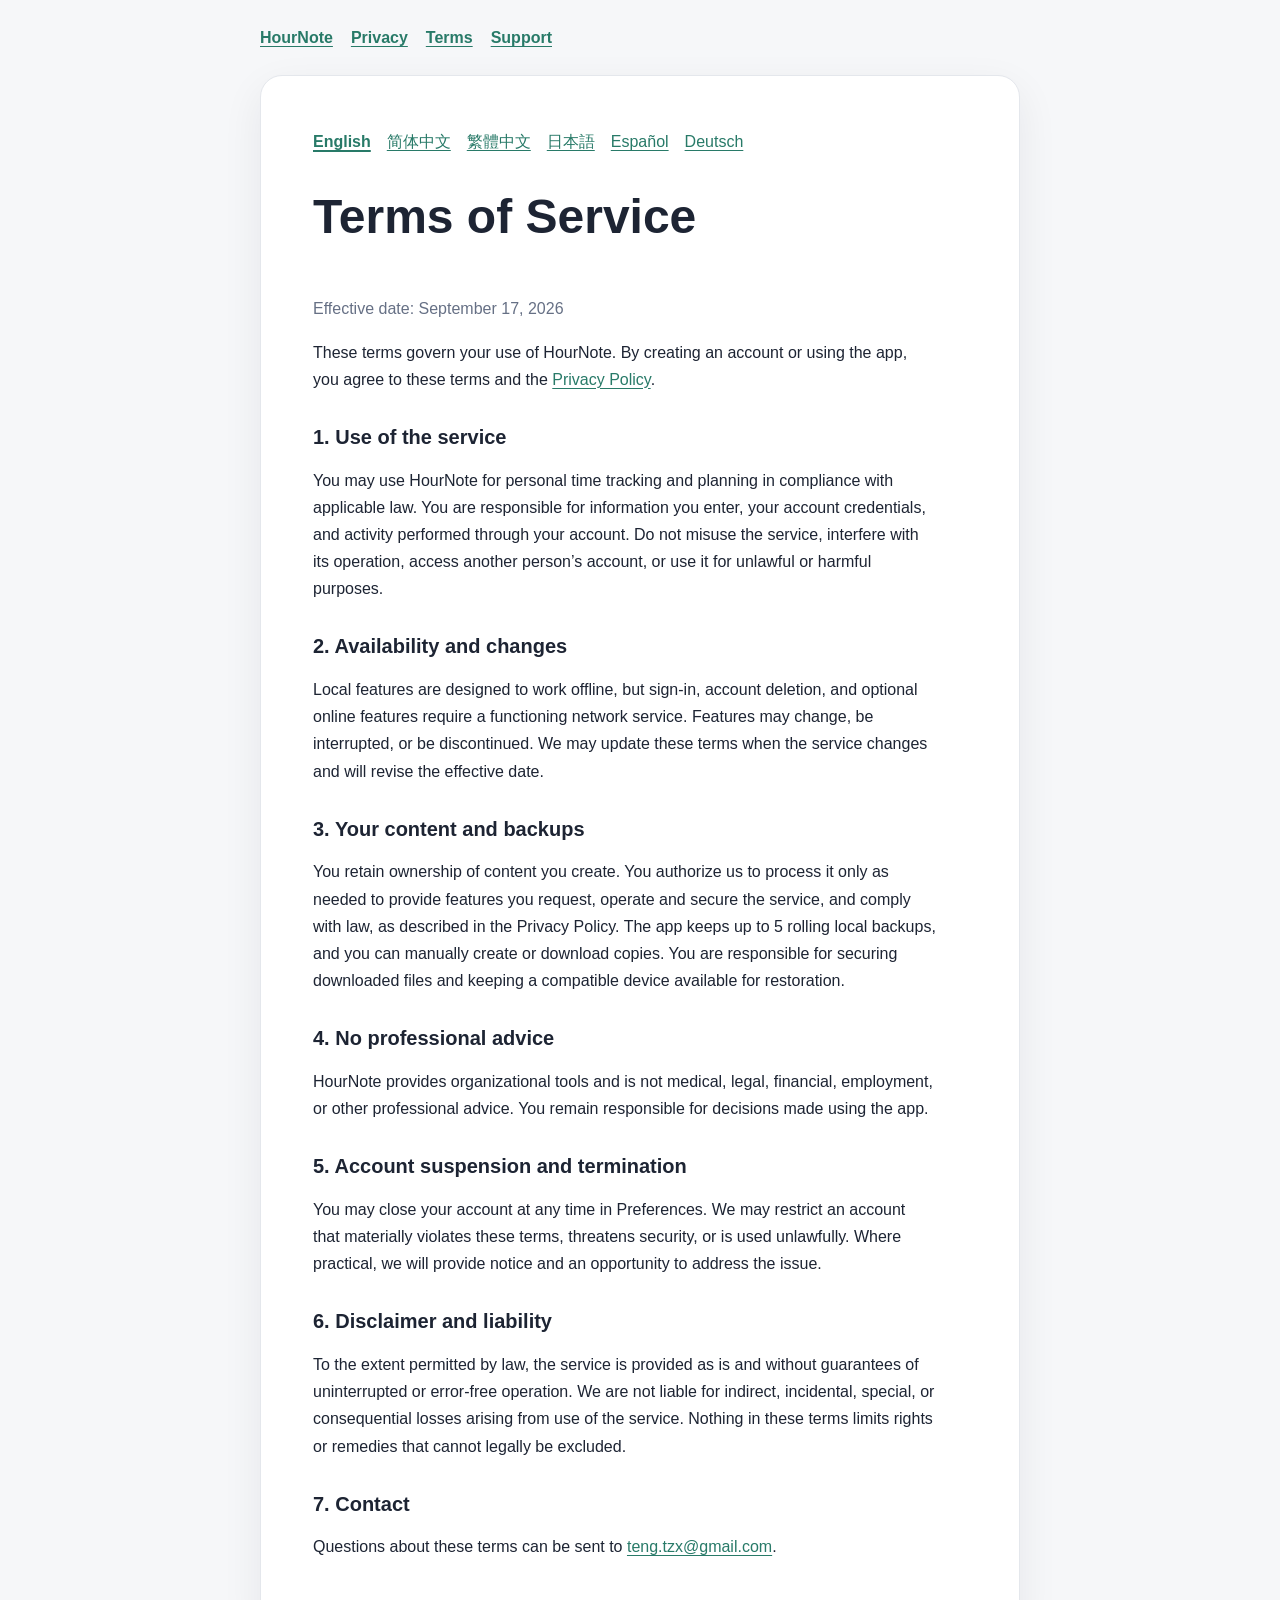
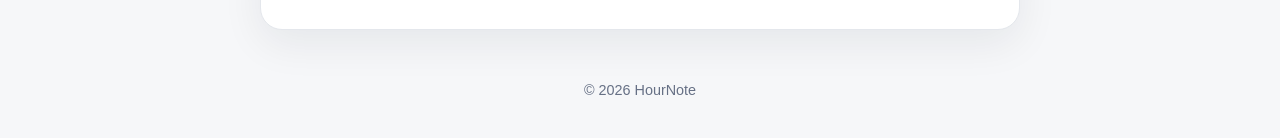
<file: site/terms/index.html>
<!doctype html>
<html lang="en">
<head>
  <meta charset="utf-8"><meta name="viewport" content="width=device-width, initial-scale=1">
  <meta name="description" content="Terms of Service for the HourNote app.">
  <title>Terms of Service — HourNote</title>
  <link rel="stylesheet" href="../assets/site.css"><script src="../assets/language.js"></script>
</head>
<body>
  <nav aria-label="Main navigation">
    <a href="../">HourNote</a>
    <a href="../privacy/"><span data-language-label="en">Privacy</span><span data-language-label="zh-Hans">隐私</span><span data-language-label="zh-Hant">隱私</span><span data-language-label="ja">プライバシー</span><span data-language-label="es">Privacidad</span><span data-language-label="de">Datenschutz</span></a>
    <a href="../terms/"><span data-language-label="en">Terms</span><span data-language-label="zh-Hans">条款</span><span data-language-label="zh-Hant">條款</span><span data-language-label="ja">利用規約</span><span data-language-label="es">Términos</span><span data-language-label="de">Bedingungen</span></a>
    <a href="../support/"><span data-language-label="en">Support</span><span data-language-label="zh-Hans">支持</span><span data-language-label="zh-Hant">支援</span><span data-language-label="ja">サポート</span><span data-language-label="es">Soporte</span><span data-language-label="de">Support</span></a>
  </nav>
  <main><article>
    <div class="language-links"><a href="?lang=en" data-language-link="en">English</a><a href="?lang=zh-Hans" data-language-link="zh-Hans">简体中文</a><a href="?lang=zh-Hant" data-language-link="zh-Hant">繁體中文</a><a href="?lang=ja" data-language-link="ja">日本語</a><a href="?lang=es" data-language-link="es">Español</a><a href="?lang=de" data-language-link="de">Deutsch</a></div>

    <section lang="en" data-language-section="en">
      <h1>Terms of Service</h1><p class="meta">Effective date: September 17, 2026</p><p>These terms govern your use of HourNote. By creating an account or using the app, you agree to these terms and the <a href="../privacy/?lang=en">Privacy Policy</a>.</p>
      <h2>1. Use of the service</h2><p>You may use HourNote for personal time tracking and planning in compliance with applicable law. You are responsible for information you enter, your account credentials, and activity performed through your account. Do not misuse the service, interfere with its operation, access another person’s account, or use it for unlawful or harmful purposes.</p>
      <h2>2. Availability and changes</h2><p>Local features are designed to work offline, but sign-in, account deletion, and optional online features require a functioning network service. Features may change, be interrupted, or be discontinued. We may update these terms when the service changes and will revise the effective date.</p>
      <h2>3. Your content and backups</h2><p>You retain ownership of content you create. You authorize us to process it only as needed to provide features you request, operate and secure the service, and comply with law, as described in the Privacy Policy. The app keeps up to 5 rolling local backups, and you can manually create or download copies. You are responsible for securing downloaded files and keeping a compatible device available for restoration.</p>
      <h2>4. No professional advice</h2><p>HourNote provides organizational tools and is not medical, legal, financial, employment, or other professional advice. You remain responsible for decisions made using the app.</p>
      <h2>5. Account suspension and termination</h2><p>You may close your account at any time in Preferences. We may restrict an account that materially violates these terms, threatens security, or is used unlawfully. Where practical, we will provide notice and an opportunity to address the issue.</p>
      <h2>6. Disclaimer and liability</h2><p>To the extent permitted by law, the service is provided as is and without guarantees of uninterrupted or error-free operation. We are not liable for indirect, incidental, special, or consequential losses arising from use of the service. Nothing in these terms limits rights or remedies that cannot legally be excluded.</p>
      <h2>7. Contact</h2><p>Questions about these terms can be sent to <a href="mailto:teng.tzx@gmail.com">teng.tzx@gmail.com</a>.</p>
    </section>

    <section lang="zh-Hans" data-language-section="zh-Hans">
      <h1>服务条款</h1><p class="meta">生效日期：2026 年 9 月 17 日</p><p>本条款适用于你对 HourNote 的使用。创建账户或使用 App 即表示你同意本条款与<a href="../privacy/?lang=zh-Hans">《隐私政策》</a>。</p>
      <h2>1. 服务使用</h2><p>你可以依法将 HourNote 用于个人时间追踪和规划。你应对输入的信息、账户凭证及账户下的活动负责。请勿滥用服务、干扰运行、访问他人账户，或用于违法、有害目的。</p>
      <h2>2. 可用性与变更</h2><p>本地功能以离线可用为设计原则，但登录、注销账户和可选在线功能需要可正常访问的网络服务。功能可能变更、中断或停止。服务变化时我们可能更新条款，并修改生效日期。</p>
      <h2>3. 你的内容与备份</h2><p>你保留所创建内容的所有权。你授权我们仅为提供你请求的功能、运行和保护服务及遵守法律而处理这些内容，具体见《隐私政策》。App 会在本机保留最多 5 份循环备份，你也可以手动创建或下载副本；你应妥善保管下载的文件，并自行确保恢复时有可用的兼容设备。</p>
      <h2>4. 非专业建议</h2><p>HourNote 提供组织和规划工具，不构成医疗、法律、财务、就业或其他专业建议。你应自行对使用 App 所作决定负责。</p>
      <h2>5. 账户限制与终止</h2><p>你可以随时在偏好设置中注销账户。对严重违反条款、威胁安全或用于违法活动的账户，我们可能限制使用；在可行情况下会提供通知和处理机会。</p>
      <h2>6. 免责声明与责任</h2><p>在法律允许范围内，服务按现状提供，不保证不间断或完全无错误。对于使用服务产生的间接、附带、特殊或后果性损失，我们不承担责任。本条款不限制法律不允许排除的权利或救济。</p>
      <h2>7. 联系</h2><p>条款相关问题请发送邮件至 <a href="mailto:teng.tzx@gmail.com">teng.tzx@gmail.com</a>。</p>
    </section>

    <section lang="zh-Hant" data-language-section="zh-Hant">
      <h1>服務條款</h1><p class="meta">生效日期：2026 年 9 月 17 日</p><p>本條款適用於你對 HourNote 的使用。建立帳戶或使用 App 即表示你同意本條款與<a href="../privacy/?lang=zh-Hant">《隱私政策》</a>。</p>
      <h2>1. 服務使用</h2><p>你可以依法將 HourNote 用於個人時間追蹤和規劃。你應對輸入的資訊、帳戶憑證及帳戶下的活動負責。請勿濫用服務、干擾運作、存取他人帳戶，或用於違法、有害目的。</p>
      <h2>2. 可用性與變更</h2><p>本機功能以離線可用為設計原則，但登入、註銷帳戶和可選線上功能需要可正常存取的網路服務。功能可能變更、中斷或停止。服務變化時我們可能更新條款，並修改生效日期。</p>
      <h2>3. 你的內容與備份</h2><p>你保留所建立內容的所有權。你授權我們僅為提供你要求的功能、運作和保護服務及遵守法律而處理這些內容，具體見《隱私政策》。App 會在本機保留最多 5 份循環備份，你也可以手動建立或下載副本；你應妥善保管下載的檔案，並自行確保還原時有可用的相容裝置。</p>
      <h2>4. 非專業建議</h2><p>HourNote 提供組織和規劃工具，不構成醫療、法律、財務、就業或其他專業建議。你應自行對使用 App 所作決定負責。</p>
      <h2>5. 帳戶限制與終止</h2><p>你可以隨時在偏好設定中註銷帳戶。對嚴重違反條款、威脅安全或用於違法活動的帳戶，我們可能限制使用；在可行情況下會提供通知和處理機會。</p>
      <h2>6. 免責聲明與責任</h2><p>在法律允許範圍內，服務按現狀提供，不保證不中斷或完全無錯誤。對於使用服務產生的間接、附帶、特殊或後果性損失，我們不承擔責任。本條款不限制法律不允許排除的權利或救濟。</p>
      <h2>7. 聯絡</h2><p>條款相關問題請傳送電子郵件至 <a href="mailto:teng.tzx@gmail.com">teng.tzx@gmail.com</a>。</p>
    </section>

    <section lang="ja" data-language-section="ja">
      <h1>利用規約</h1><p class="meta">発効日：2026年9月17日</p><p>本規約はHourNoteの利用に適用されます。アカウントを作成するかアプリを利用することで、本規約および<a href="../privacy/?lang=ja">プライバシーポリシー</a>に同意したものとみなされます。</p>
      <h2>1. サービスの利用</h2><p>適用法を守り、個人の時間記録と計画のためにHourNoteを利用できます。入力した情報、アカウント認証情報、およびアカウントを通じて行われた活動については利用者が責任を負います。サービスを悪用したり、運用を妨害したり、他者のアカウントにアクセスしたり、違法または有害な目的で利用したりしないでください。</p>
      <h2>2. 提供状況と変更</h2><p>ローカル機能はオフラインで動作するよう設計されていますが、サインイン、アカウント削除、任意のオンライン機能には正常なネットワークサービスが必要です。機能は変更、中断、終了する場合があります。サービスの変更に伴って本規約を更新し、発効日を改訂することがあります。</p>
      <h2>3. コンテンツとバックアップ</h2><p>利用者は作成したコンテンツの所有権を保持します。プライバシーポリシーに記載のとおり、求められた機能の提供、サービスの運用と保護、法令遵守に必要な範囲でのみ、その処理を当社に許可します。アプリは最大5件の循環ローカルバックアップを保持し、利用者は手動作成やダウンロードもできます。ダウンロードしたファイルを安全に保管し、復元時に互換性のあるデバイスを用意する責任は利用者にあります。</p>
      <h2>4. 専門的助言ではありません</h2><p>HourNoteは整理と計画のためのツールであり、医療、法律、金融、雇用、その他の専門的助言ではありません。アプリを利用して行う判断は利用者自身の責任です。</p>
      <h2>5. アカウントの制限と終了</h2><p>設定からいつでもアカウントを閉鎖できます。本規約への重大な違反、セキュリティへの脅威、違法利用があるアカウントを制限する場合があります。可能な場合は、通知と問題を是正する機会を提供します。</p>
      <h2>6. 免責と責任</h2><p>法律で認められる範囲で、本サービスは現状有姿で提供され、中断やエラーがないことを保証しません。サービスの利用から生じる間接的、付随的、特別、または結果的損失について責任を負いません。本規約は、法律上排除できない権利や救済を制限するものではありません。</p>
      <h2>7. お問い合わせ</h2><p>本規約に関する質問は、<a href="mailto:teng.tzx@gmail.com">teng.tzx@gmail.com</a>までお送りください。</p>
    </section>

    <section lang="es" data-language-section="es">
      <h1>Términos del servicio</h1><p class="meta">Fecha de entrada en vigor: 17 de septiembre de 2026</p><p>Estas condiciones regulan el uso de HourNote. Al crear una cuenta o utilizar la aplicación, aceptas estas condiciones y la <a href="../privacy/?lang=es">Política de privacidad</a>.</p>
      <h2>1. Uso del servicio</h2><p>Puedes utilizar HourNote para registrar y planificar tu tiempo personal de conformidad con la legislación aplicable. Eres responsable de la información que introduces, de las credenciales de tu cuenta y de la actividad realizada a través de ella. No utilices indebidamente el servicio, no interfieras en su funcionamiento, no accedas a la cuenta de otra persona ni lo uses con fines ilícitos o perjudiciales.</p>
      <h2>2. Disponibilidad y cambios</h2><p>Las funciones locales están diseñadas para funcionar sin conexión, pero el inicio de sesión, la eliminación de la cuenta y las funciones opcionales en línea requieren un servicio de red operativo. Las funciones pueden cambiar, interrumpirse o dejar de ofrecerse. Podemos actualizar estas condiciones y su fecha cuando cambie el servicio.</p>
      <h2>3. Tu contenido y las copias de seguridad</h2><p>Conservas la propiedad del contenido que creas. Nos autorizas a tratarlo solo cuando sea necesario para ofrecer las funciones que solicitas, operar y proteger el servicio y cumplir la ley, tal como se describe en la Política de privacidad. La aplicación conserva hasta 5 copias locales rotativas, y puedes crear o descargar copias manualmente. Eres responsable de proteger los archivos descargados y disponer de un dispositivo compatible para restaurarlos.</p>
      <h2>4. No es asesoramiento profesional</h2><p>HourNote ofrece herramientas de organización y no constituye asesoramiento médico, legal, financiero, laboral ni de otro tipo profesional. Tú eres responsable de las decisiones que tomes al utilizar la aplicación.</p>
      <h2>5. Restricción y cierre de cuentas</h2><p>Puedes cerrar tu cuenta en cualquier momento desde Preferencias. Podemos restringir una cuenta que incumpla sustancialmente estas condiciones, amenace la seguridad o se utilice ilegalmente. Cuando sea posible, avisaremos y daremos la oportunidad de resolver el problema.</p>
      <h2>6. Exención de garantías y responsabilidad</h2><p>En la medida permitida por la ley, el servicio se proporciona tal cual y sin garantías de funcionamiento ininterrumpido o sin errores. No somos responsables de pérdidas indirectas, incidentales, especiales o consecuentes. Nada limita derechos o recursos que legalmente no puedan excluirse.</p>
      <h2>7. Contacto</h2><p>Envía preguntas sobre estas condiciones a <a href="mailto:teng.tzx@gmail.com">teng.tzx@gmail.com</a>.</p>
    </section>

    <section lang="de" data-language-section="de">
      <h1>Nutzungsbedingungen</h1><p class="meta">Gültig ab: 17. September 2026</p><p>Diese Bedingungen regeln Ihre Nutzung von HourNote. Durch das Erstellen eines Kontos oder die Nutzung der App stimmen Sie diesen Bedingungen und der <a href="../privacy/?lang=de">Datenschutzrichtlinie</a> zu.</p>
      <h2>1. Nutzung des Dienstes</h2><p>Sie dürfen HourNote im Einklang mit geltendem Recht für persönliche Zeiterfassung und Planung nutzen. Sie sind für eingegebene Informationen, Ihre Anmeldedaten und Aktivitäten über Ihr Konto verantwortlich. Missbrauchen Sie den Dienst nicht, stören Sie seinen Betrieb nicht, greifen Sie nicht auf Konten anderer zu und nutzen Sie ihn nicht für rechtswidrige oder schädliche Zwecke.</p>
      <h2>2. Verfügbarkeit und Änderungen</h2><p>Lokale Funktionen sind für die Offline-Nutzung ausgelegt. Anmeldung, Kontolöschung und optionale Online-Funktionen benötigen jedoch einen funktionierenden Netzwerkdienst. Funktionen können geändert, unterbrochen oder eingestellt werden. Bei Änderungen können wir diese Bedingungen und das Gültigkeitsdatum anpassen.</p>
      <h2>3. Ihre Inhalte und Sicherungen</h2><p>Sie behalten das Eigentum an den von Ihnen erstellten Inhalten. Sie gestatten uns deren Verarbeitung nur, soweit dies für angeforderte Funktionen, Betrieb und Schutz des Dienstes sowie die Einhaltung von Gesetzen erforderlich ist, wie in der Datenschutzrichtlinie beschrieben. Die App behält bis zu 5 rotierende lokale Sicherungen; Sie können Kopien auch manuell erstellen oder herunterladen. Sie sind für den Schutz heruntergeladener Dateien und ein kompatibles Gerät zur Wiederherstellung verantwortlich.</p>
      <h2>4. Keine professionelle Beratung</h2><p>HourNote stellt Organisationswerkzeuge bereit und ist keine medizinische, rechtliche, finanzielle, arbeitsrechtliche oder sonstige professionelle Beratung. Sie bleiben für Entscheidungen verantwortlich, die Sie mit der App treffen.</p>
      <h2>5. Kontobeschränkung und -beendigung</h2><p>Sie können Ihr Konto jederzeit in den Einstellungen schließen. Wir können Konten beschränken, die wesentlich gegen diese Bedingungen verstoßen, die Sicherheit gefährden oder rechtswidrig genutzt werden. Soweit praktikabel, informieren wir Sie und geben Gelegenheit, das Problem zu beheben.</p>
      <h2>6. Haftungsausschluss und Haftung</h2><p>Soweit gesetzlich zulässig, wird der Dienst im gegenwärtigen Zustand und ohne Garantie eines unterbrechungs- oder fehlerfreien Betriebs bereitgestellt. Wir haften nicht für indirekte, beiläufige, besondere oder Folgeschäden. Unabdingbare Rechte und Rechtsbehelfe bleiben unberührt.</p>
      <h2>7. Kontakt</h2><p>Fragen zu diesen Bedingungen senden Sie an <a href="mailto:teng.tzx@gmail.com">teng.tzx@gmail.com</a>.</p>
    </section>
  </article></main>
  <footer>© 2026 HourNote</footer>
</body>
</html>
</file>
<file: site/assets/site.css>
:root {
  color-scheme: light dark;
  --background: #f6f7f9;
  --surface: #ffffff;
  --text: #1d2433;
  --muted: #667085;
  --accent: #287a68;
  --border: #e4e7ec;
}

@media (prefers-color-scheme: dark) {
  :root {
    --background: #111418;
    --surface: #1a1f25;
    --text: #f2f4f7;
    --muted: #a7b0bf;
    --accent: #77d3bd;
    --border: #343b45;
  }
}

* { box-sizing: border-box; }

body {
  margin: 0;
  background: var(--background);
  color: var(--text);
  font: 16px/1.7 -apple-system, BlinkMacSystemFont, "Segoe UI", sans-serif;
}

main, nav {
  width: min(760px, calc(100% - 32px));
  margin-inline: auto;
}

nav {
  display: flex;
  flex-wrap: wrap;
  gap: 18px;
  padding-block: 24px 12px;
}

nav a { font-weight: 600; }

article {
  margin-block: 12px 48px;
  padding: clamp(24px, 5vw, 52px);
  border: 1px solid var(--border);
  border-radius: 22px;
  background: var(--surface);
  box-shadow: 0 14px 42px rgb(16 24 40 / 7%);
}

h1, h2 { line-height: 1.25; }
h1 { margin-top: 0; font-size: clamp(2rem, 7vw, 3rem); }
h2 { margin-top: 2rem; font-size: 1.25rem; }
p, li { max-width: 70ch; }
.meta { color: var(--muted); }
a { color: var(--accent); text-underline-offset: 3px; }
ul { padding-left: 1.35rem; }
hr { border: 0; border-top: 1px solid var(--border); margin: 2.5rem 0; }
.language-links { margin-bottom: 2rem; }
.language-links a { margin-right: 16px; }
.language-links a[aria-current] {
  font-weight: 700;
  text-decoration-thickness: 2px;
}

[data-language-section],
[data-language-label] {
  display: none;
}

html[data-language] [data-language-section][data-language-active="true"] {
  display: block;
}

html[data-language] [data-language-label][data-language-active="true"] {
  display: inline;
}

.notice {
  padding: 14px 18px;
  border-left: 4px solid var(--accent);
  border-radius: 8px;
  background: color-mix(in srgb, var(--accent) 9%, var(--surface));
}

footer {
  color: var(--muted);
  font-size: .9rem;
  padding-bottom: 36px;
  text-align: center;
}

.guide-main {
  width: min(1040px, calc(100% - 32px));
}

.guide-article {
  padding-inline: clamp(20px, 5vw, 64px);
}

.guide-kicker {
  margin-bottom: .4rem;
  color: var(--accent);
  font-size: .82rem;
  font-weight: 750;
  letter-spacing: .08em;
  text-transform: uppercase;
}

.guide-lede {
  margin: -.5rem 0 1.6rem;
  color: var(--muted);
  font-size: 1.1rem;
}

.guide-steps {
  padding-left: 1.5rem;
}

.guide-steps > li {
  margin-block: 1.15rem 1.8rem;
  padding-left: .35rem;
}

.guide-steps > li > strong,
.guide-steps > li > span {
  display: block;
}

.guide-steps > li > span {
  margin-top: .2rem;
}

.checklist li::marker {
  color: var(--accent);
  content: "✓  ";
  font-weight: 700;
}

figure {
  margin: 1.1rem 0 0;
  padding: 16px;
  border: 1px solid var(--border);
  border-radius: 18px;
  background: var(--background);
}

.guide-steps img {
  display: block;
  width: min(100%, 360px);
  height: auto;
  margin-inline: auto;
  border: 1px solid var(--border);
  border-radius: 24px;
  box-shadow: 0 12px 34px rgb(16 24 40 / 12%);
}

figcaption {
  margin-top: .8rem;
  color: var(--muted);
  font-size: .9rem;
  text-align: center;
}

.privacy-note {
  margin-top: 2rem;
  padding: 14px 18px;
  border: 1px solid var(--border);
  border-radius: 12px;
  color: var(--muted);
  font-size: .92rem;
}

@media (max-width: 520px) {
  .guide-main {
    width: min(100% - 20px, 1040px);
  }

  .guide-article {
    padding-inline: 18px;
  }

  figure {
    padding: 10px;
  }
}
</file>
